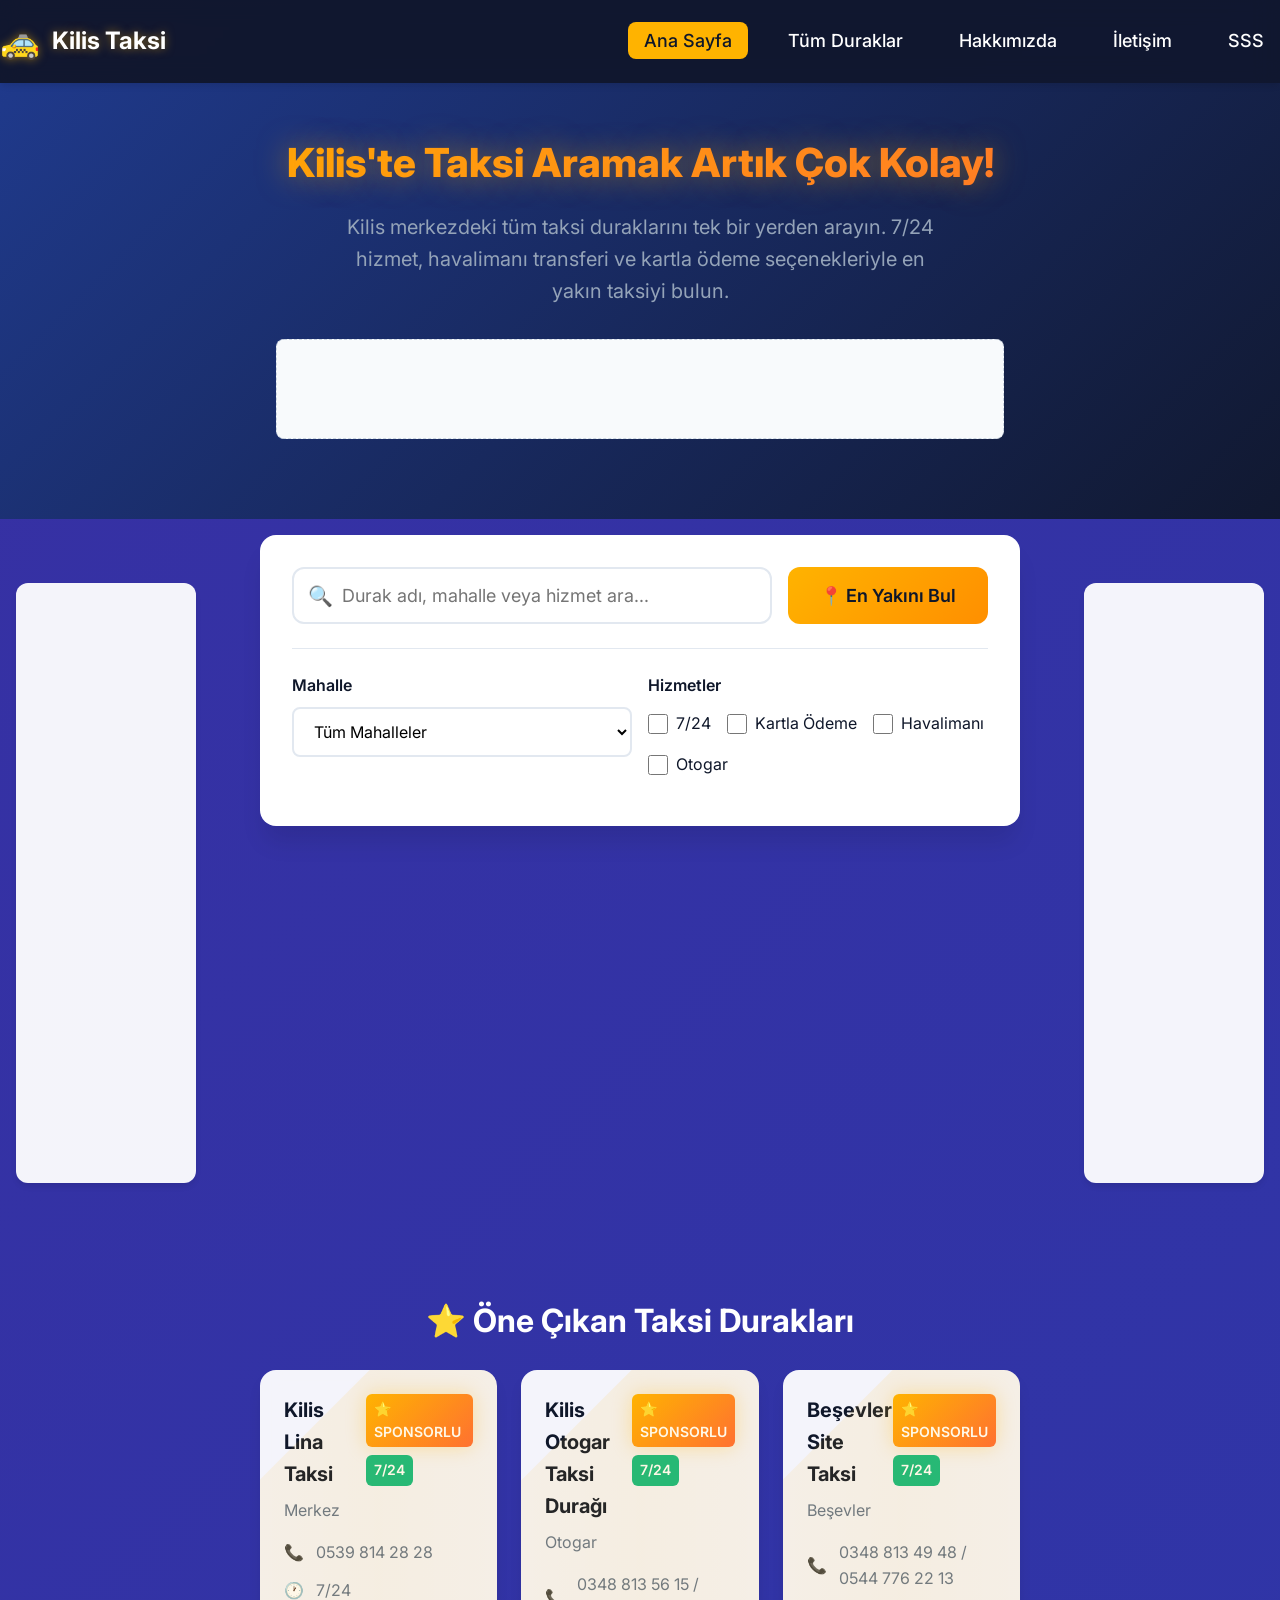
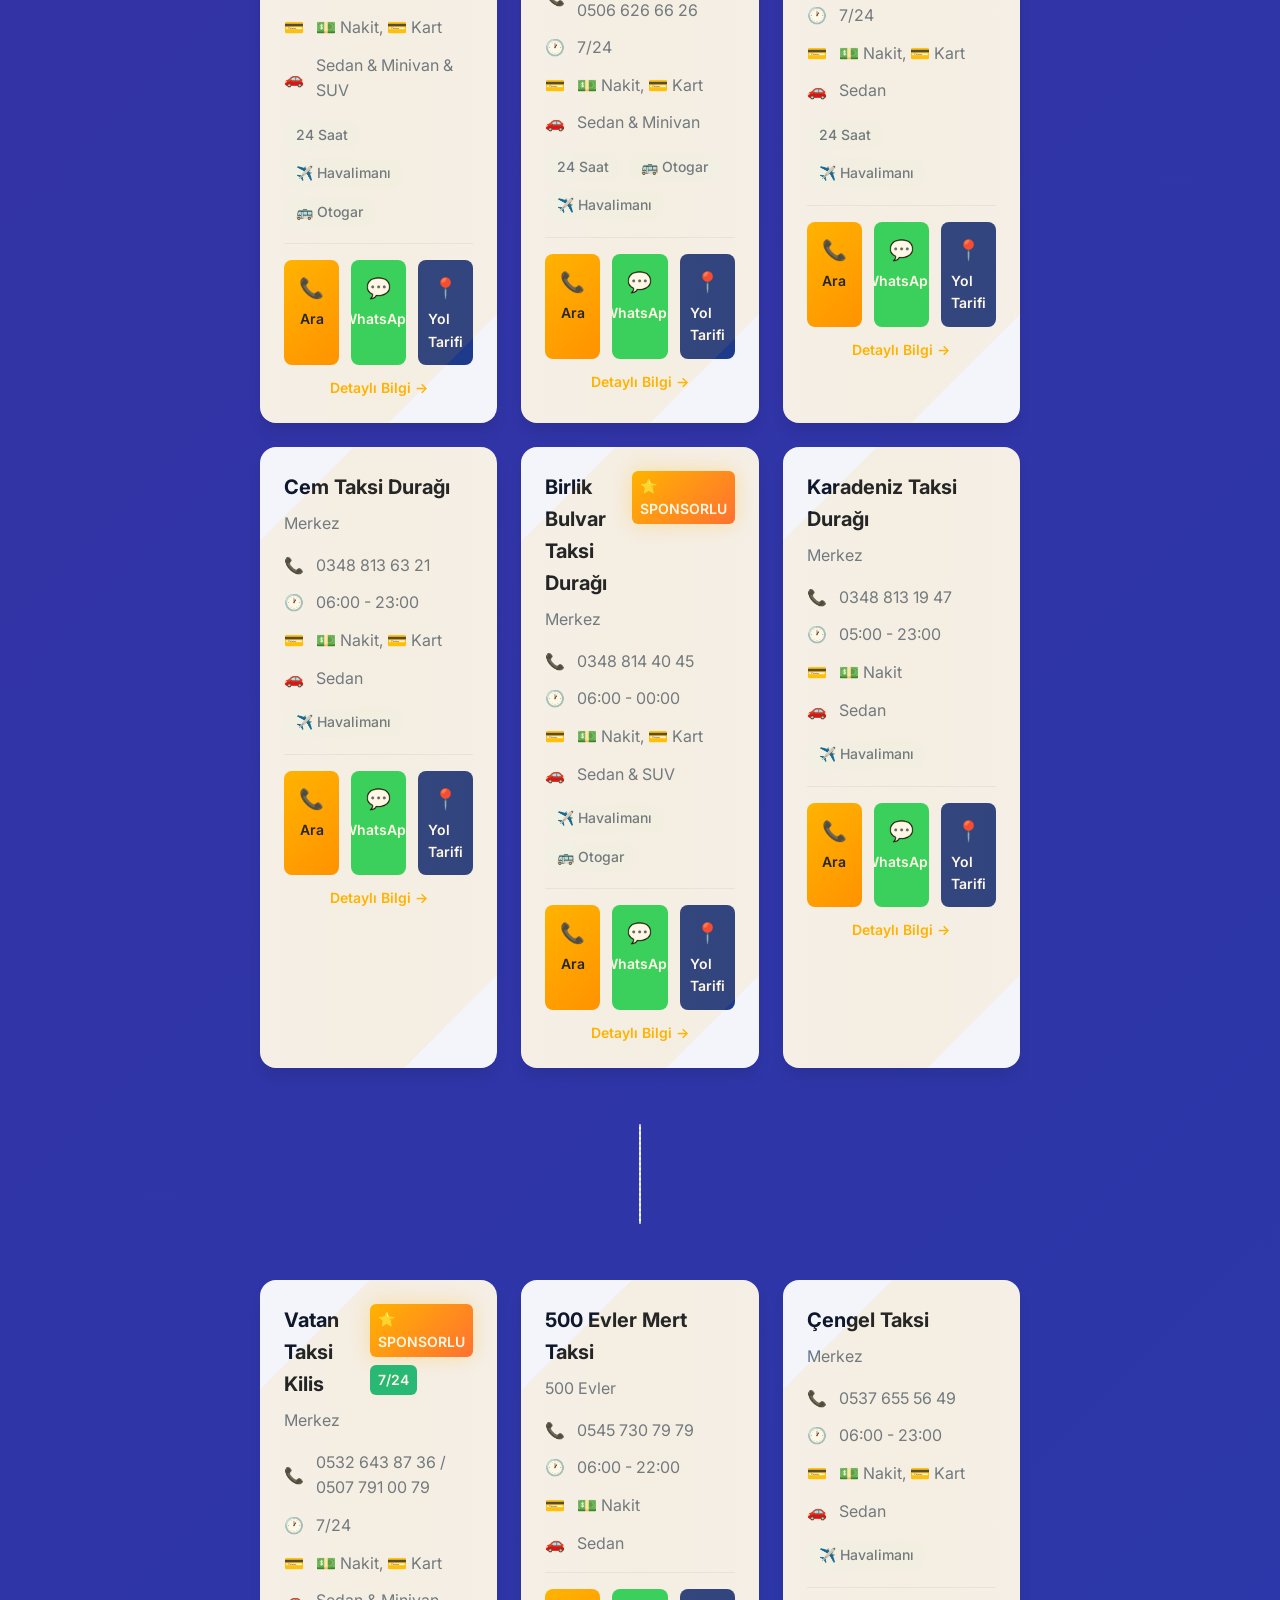
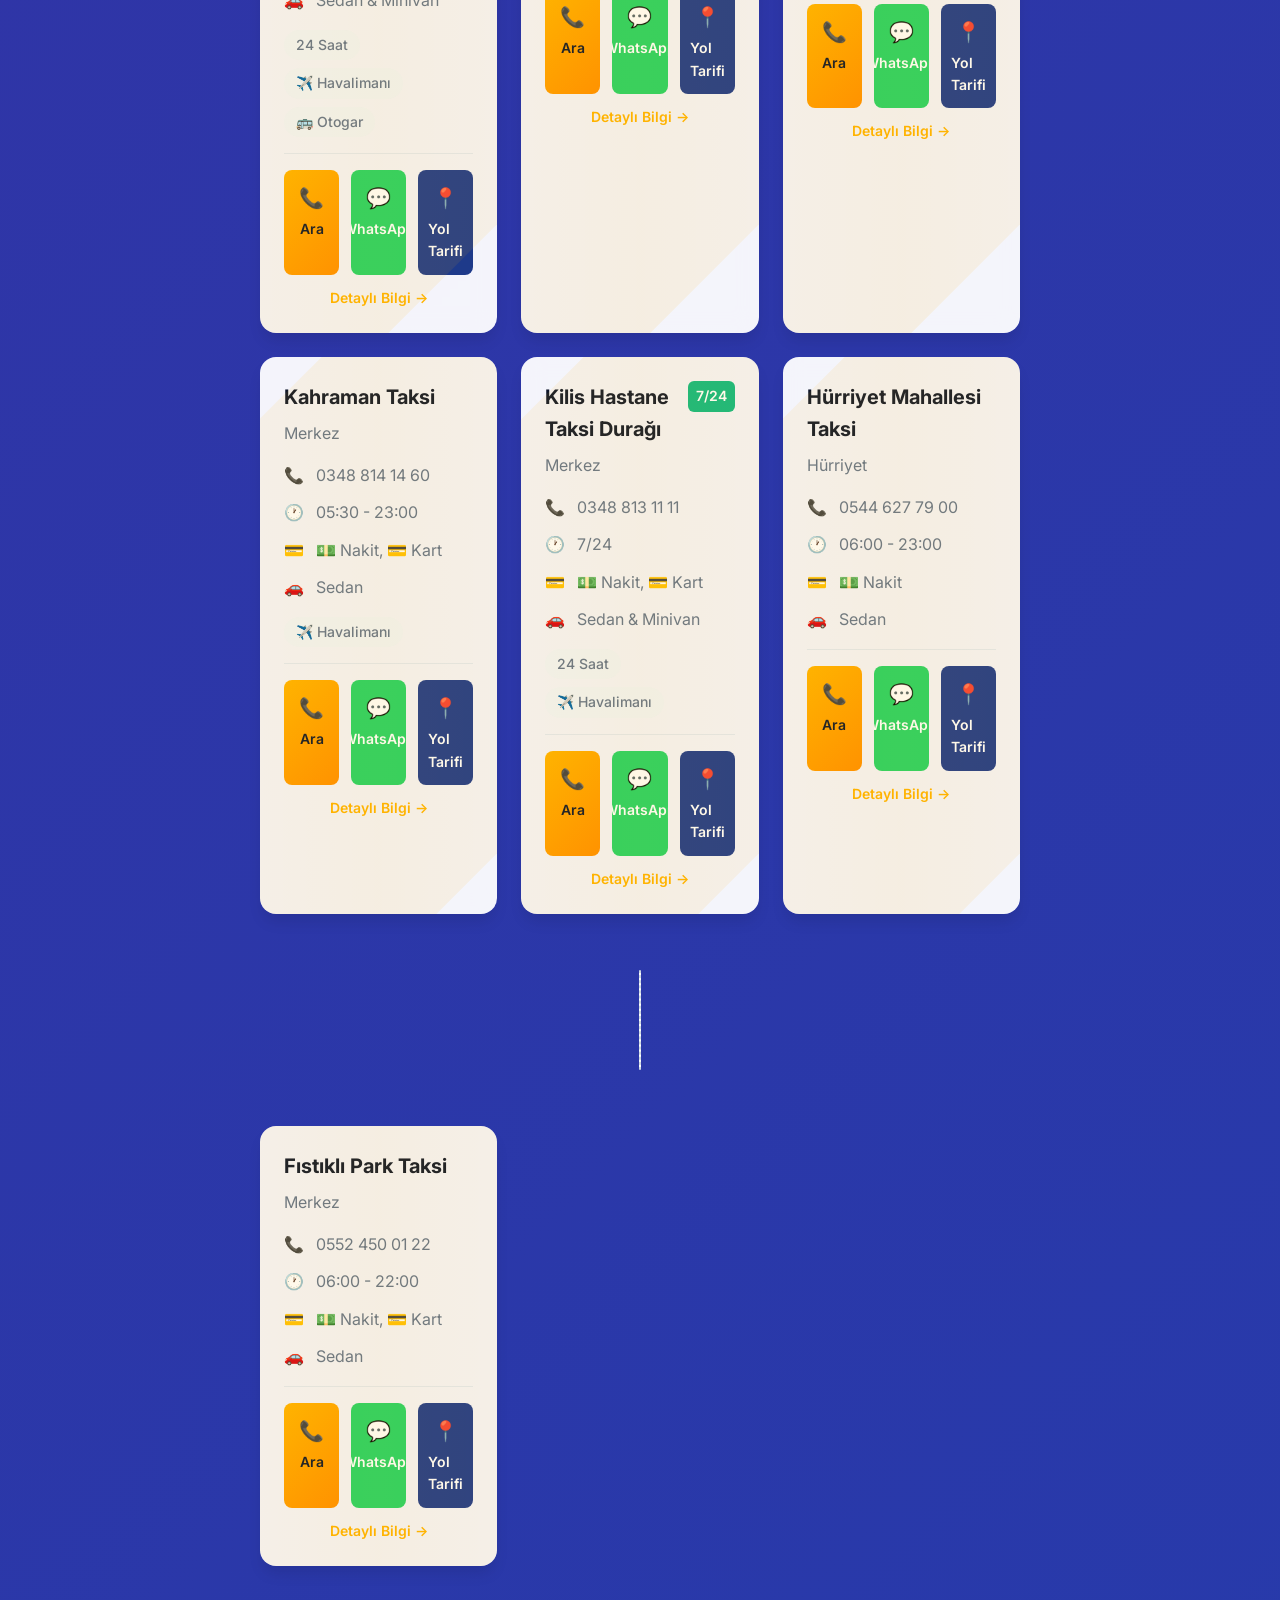
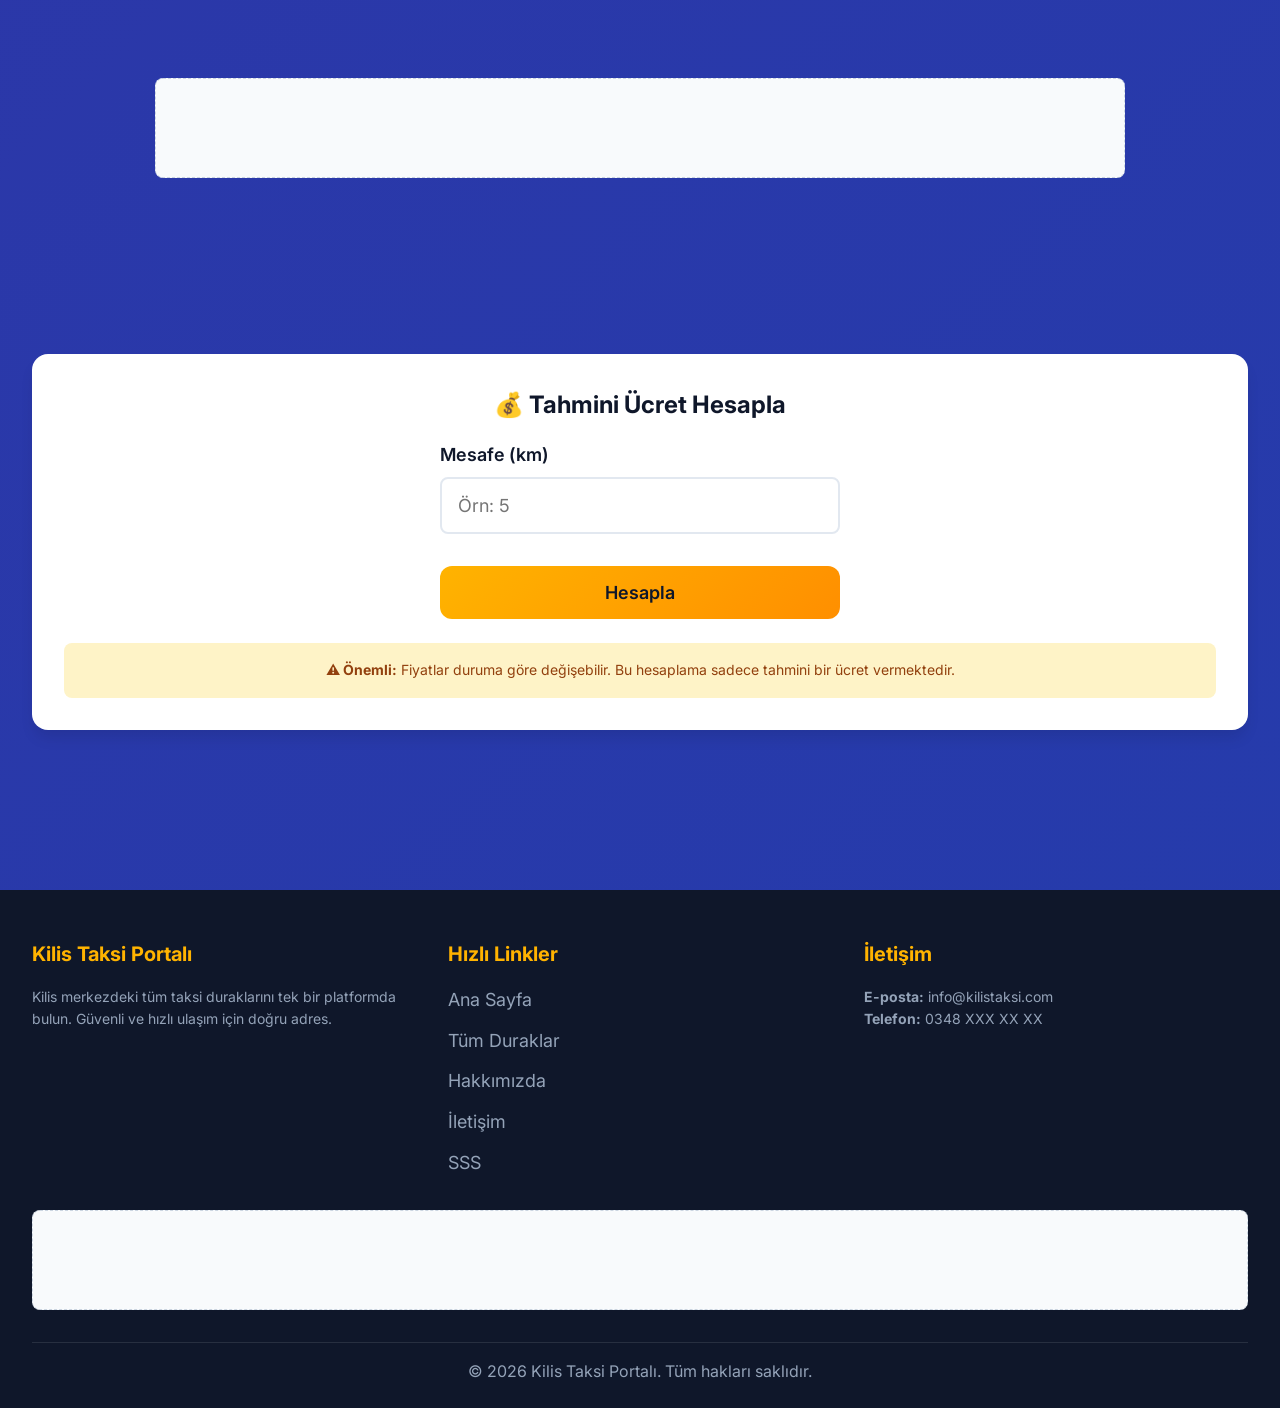
<file: index.html>
<!DOCTYPE html>
<html lang="tr">

<head>
  <!-- Google tag (gtag.js) -->
<script async src="https://www.googletagmanager.com/gtag/js?id=G-K5764LP2ME"></script>
<script>
  window.dataLayer = window.dataLayer || [];
  function gtag(){dataLayer.push(arguments);}
  gtag('js', new Date());

  gtag('config', 'G-K5764LP2ME');
</script>
  <!-- Google tag (gtag.js) -->
<script async src="https://www.googletagmanager.com/gtag/js?id=AW-17955920074"></script>
<script>
  window.dataLayer = window.dataLayer || [];
  function gtag(){dataLayer.push(arguments);}
  gtag('js', new Date());

  gtag('config', 'AW-17955920074');
</script>
  <meta charset="UTF-8">
  <meta name="viewport" content="width=device-width, initial-scale=1.0">
  <meta name="description"
    content="Kilis merkezdeki tüm taksi duraklarını arayın. 7/24 hizmet, havalimanı transferi ve kartla ödeme seçenekleri ile en yakın taksiyi hemen bulun.">
  <meta name="keywords"
    content="kilis taksi, kilis taksi durakları, taksi durağı, 7/24 taksi, havalimanı transferi, kilis ulaşım, taksi çağır">
  <meta name="author" content="Kilis Taksi Portalı">
  <link rel="canonical" href="https://taksikilis.com.tr/" />

  <!-- Open Graph Meta Tags -->
  <meta property="og:title" content="Kilis Taksi Durakları | 7/24 Taksi Hizmeti">
  <meta property="og:description" content="Kilis merkezdeki tüm taksi duraklarını arayın ve en yakın taksiyi bulun.">
  <meta property="og:type" content="website">
  <meta property="og:url" content="https://taksikilis.com.tr/">
  <meta property="og:image" content="https://taksikilis.com.tr/assets/img/og-image.jpg">
  <meta property="og:site_name" content="Kilis Taksi Portalı">

  <!-- Google AdSense -->
  <script async src="https://pagead2.googlesyndication.com/pagead/js/adsbygoogle.js?client=ca-pub-4211004489667670"
    crossorigin="anonymous"></script>

  <title>Kilis Taksi Durakları | 7/24 Taksi Hizmeti</title>
  <link rel="stylesheet" href="./assets/css/style.css">
  <link rel="stylesheet" href="./assets/css/sidebar-layout.css">

  <!-- Structured Data -->
  <script type="application/ld+json">
  [
    {
      "@context": "https://schema.org",
      "@type": "WebSite",
      "name": "Kilis Taksi Portalı",
      "description": "Kilis merkezdeki tüm taksi duraklarını bulabileceğiniz kapsamlı portal",
      "url": "https://taksikilis.com.tr",
      "potentialAction": {
        "@type": "SearchAction",
        "target": "https://taksikilis.com.tr/duraklar.html?search={search_term_string}",
        "query-input": "required name=search_term_string"
      }
    },
    {
      "@context": "https://schema.org",
      "@type": "Organization",
      "name": "Kilis Taksi Portalı",
      "url": "https://taksikilis.com.tr",
      "logo": "https://taksikilis.com.tr/assets/img/logo.png",
      "contactPoint": {
        "@type": "ContactPoint",
        "telephone": "+90-348-XXX-XX-XX",
        "contactType": "customer service"
      }
    },
    {
      "@context": "https://schema.org",
      "@type": "LocalBusiness",
      "name": "Kilis Taksi Portalı",
      "description": "Kilis'teki tüm taksi duraklarını listeleyen ve 7/24 taksi hizmetine kolay erişim sağlayan portal.",
      "url": "https://taksikilis.com.tr",
      "telephone": "+90-348-XXX-XX-XX",
      "address": {
        "@type": "PostalAddress",
        "addressLocality": "Kilis",
        "addressCountry": "TR"
      },
      "geo": {
        "@type": "GeoCoordinates",
        "latitude": "36.7167",
        "longitude": "37.1167"
      },
      "openingHoursSpecification": {
        "@type": "OpeningHoursSpecification",
        "dayOfWeek": [
          "Monday",
          "Tuesday",
          "Wednesday",
          "Thursday",
          "Friday",
          "Saturday",
          "Sunday"
        ],
        "opens": "00:00",
        "closes": "23:59"
      }
    }
  ]
  </script>
</head>

<body>
  <!-- Navigation -->
  <nav class="navbar">
    <div class="container navbar-container">
      <a href="index.html" class="navbar-logo">
        <span class="navbar-logo-icon">🚕</span>
        <span>Kilis Taksi</span>
      </a>

      <ul class="navbar-menu">
        <li><a href="index.html" class="active">Ana Sayfa</a></li>
        <li><a href="duraklar.html">Tüm Duraklar</a></li>
        <li><a href="hakkimizda.html">Hakkımızda</a></li>
        <li><a href="iletisim.html">İletişim</a></li>
        <li><a href="sss.html">SSS</a></li>
      </ul>

      <button class="navbar-toggle" aria-label="Menüyü Aç">
        ☰
      </button>
    </div>

    <div id="mobile-menu" class="mobile-menu">
      <ul>
        <li><a href="index.html">Ana Sayfa</a></li>
        <li><a href="duraklar.html">Tüm Duraklar</a></li>
        <li><a href="hakkimizda.html">Hakkımızda</a></li>
        <li><a href="iletisim.html">İletişim</a></li>
        <li><a href="sss.html">SSS</a></li>
      </ul>
    </div>
  </nav>

  <!-- Hero Section -->
  <section class="hero">
    <div class="container">
      <h1 class="hero-title">Kilis'te Taksi Aramak Artık Çok Kolay!</h1>
      <p class="hero-subtitle">
        Kilis merkezdeki tüm taksi duraklarını tek bir yerden arayın.
        7/24 hizmet, havalimanı transferi ve kartla ödeme seçenekleriyle en yakın taksiyi bulun.
      </p>

      <!-- Top Ad Banner -->
      <div class="ad-container" style="max-width: 728px; height: 90px; margin: 2rem auto;">
        <ins class="adsbygoogle" style="display:inline-block;width:728px;height:90px"
          data-ad-client="ca-pub-4211004489667670" data-ad-slot="XXXXXXXXXX"></ins>
      </div>
    </div>
  </section>

  <!-- Search & Filter Section -->
  <section class="section">
    <div class="main-layout">
      <!-- Left Sidebar Ads -->
      <aside class="sidebar-left">
        <div class="sidebar-ad sticky-ad">
          <ins class="adsbygoogle" style="display:block" data-ad-client="ca-pub-4211004489667670"
            data-ad-slot="XXXXXXXXXX" data-ad-format="vertical"></ins>
          <script>
            (adsbygoogle = window.adsbygoogle || []).push({});
          </script>
        </div>
      </aside>

      <!-- Main Content -->
      <div class="main-content">
        <div class="container">
          <div class="search-section">
            <div class="search-box">
              <div class="search-input-wrapper">
                <span class="search-icon">🔍</span>
                <input type="text" id="search-input" class="search-input"
                  placeholder="Durak adı, mahalle veya hizmet ara..." autocomplete="off">
              </div>
              <button id="location-btn" class="search-btn">
                📍 En Yakını Bul
              </button>
            </div>

            <div class="filter-panel">
              <div class="filter-group">
                <label class="filter-label" for="mahalle-filter">Mahalle</label>
                <select id="mahalle-filter" class="filter-select">
                  <option value="">Tüm Mahalleler</option>
                  <!-- Options will be populated by JavaScript -->
                </select>
              </div>

              <div class="filter-group">
                <label class="filter-label">Hizmetler</label>
                <div class="filter-checkboxes">
                  <div class="filter-checkbox-wrapper">
                    <input type="checkbox" id="is24_7-filter" class="filter-checkbox">
                    <label for="is24_7-filter" class="filter-checkbox-label">7/24</label>
                  </div>
                  <div class="filter-checkbox-wrapper">
                    <input type="checkbox" id="acceptsCard-filter" class="filter-checkbox">
                    <label for="acceptsCard-filter" class="filter-checkbox-label">Kartla Ödeme</label>
                  </div>
                  <div class="filter-checkbox-wrapper">
                    <input type="checkbox" id="airport-filter" class="filter-checkbox">
                    <label for="airport-filter" class="filter-checkbox-label">Havalimanı</label>
                  </div>
                  <div class="filter-checkbox-wrapper">
                    <input type="checkbox" id="busStation-filter" class="filter-checkbox">
                    <label for="busStation-filter" class="filter-checkbox-label">Otogar</label>
                  </div>
                </div>
              </div>
            </div>

            <div id="active-filters" class="active-filters" style="display: none;"></div>

            <div style="margin-top: 1rem; text-align: center; color: var(--text-secondary); font-size: 0.875rem;">
              <span id="result-count"></span>
            </div>
          </div>
        </div>
      </div>

      <!-- Right Sidebar Ads -->
      <aside class="sidebar-right">
        <div class="sidebar-ad sticky-ad">
          <ins class="adsbygoogle" style="display:block" data-ad-client="ca-pub-4211004489667670"
            data-ad-slot="XXXXXXXXXX" data-ad-format="vertical"></ins>
          <script>
            (adsbygoogle = window.adsbygoogle || []).push({});
          </script>
        </div>
      </aside>
    </div>
  </section>

  <!-- Featured/Sponsored Taxis Section -->
  <section class="taxis-section">
    <div class="main-layout">
      <!-- Left Sidebar (empty spacer for alignment) -->
      <aside class="sidebar-left"></aside>

      <!-- Main Content -->
      <div class="main-content">
        <div class="container">
          <h2 class="section-title">⭐ Öne Çıkan Taksi Durakları</h2>
          <div id="taxis-container" class="taxis-grid">
            <!-- Taxi cards will be rendered here by JavaScript -->
          </div>
        </div>
      </div>

      <!-- Right Sidebar (empty spacer for alignment) -->
      <aside class="sidebar-right"></aside>
    </div>
  </section>

  <!-- Ad Section (Mid-page) -->
  <section class="section">
    <div class="container">
      <div class="ad-container" style="max-width: 970px; margin: 0 auto;">
        <ins class="adsbygoogle" style="display:block" data-ad-format="autorelaxed"
          data-ad-client="ca-pub-4211004489667670" data-ad-slot="XXXXXXXXXX"></ins>
      </div>
    </div>
  </section>

  <!-- Price Calculator Section -->
  <section class="section">
    <div class="container">
      <div class="calculator-section">
        <h2 class="calculator-title">💰 Tahmini Ücret Hesapla</h2>
        <div class="calculator-form">
          <div class="calculator-input-group">
            <label for="distance-input" class="calculator-label">Mesafe (km)</label>
            <input type="number" id="distance-input" class="calculator-input" placeholder="Örn: 5" min="0" step="0.1">
          </div>
          <button id="calculate-btn" class="search-btn" style="width: 100%; margin-top: 1rem;">
            Hesapla
          </button>
          <div id="calculator-result" style="display: none; margin-top: 1rem;"></div>
        </div>
        <div style="margin-top: 1.5rem; padding: 1rem; background: #FEF3C7; border-radius: 0.5rem; text-align: center;">
          <p style="font-size: 0.875rem; color: #92400E;">
            <strong>⚠️ Önemli:</strong> Fiyatlar duruma göre değişebilir.
            Bu hesaplama sadece tahmini bir ücret vermektedir.
          </p>
        </div>
      </div>
    </div>
  </section>

  <!-- Footer -->
  <footer class="footer">
    <div class="container">
      <div class="footer-content">
        <div>
          <h3 class="footer-section-title">Kilis Taksi Portalı</h3>
          <p style="color: var(--text-muted); font-size: 0.875rem;">
            Kilis merkezdeki tüm taksi duraklarını tek bir platformda bulun.
            Güvenli ve hızlı ulaşım için doğru adres.
          </p>
        </div>

        <div>
          <h3 class="footer-section-title">Hızlı Linkler</h3>
          <ul class="footer-links">
            <li><a href="index.html">Ana Sayfa</a></li>
            <li><a href="duraklar.html">Tüm Duraklar</a></li>
            <li><a href="hakkimizda.html">Hakkımızda</a></li>
            <li><a href="iletisim.html">İletişim</a></li>
            <li><a href="sss.html">SSS</a></li>
          </ul>
        </div>

        <div>
          <h3 class="footer-section-title">İletişim</h3>
          <p style="color: var(--text-muted); font-size: 0.875rem;">
            <strong>E-posta:</strong> info@kilistaksi.com<br>
            <strong>Telefon:</strong> 0348 XXX XX XX
          </p>
        </div>
      </div>

      <!-- Footer Ad -->
      <div class="ad-container" style="margin: 2rem 0;">
        <ins class="adsbygoogle" style="display:block" data-ad-client="ca-pub-4211004489667670"
          data-ad-slot="XXXXXXXXXX" data-ad-format="auto" data-full-width-responsive="true"></ins>
      </div>

      <div class="footer-bottom">
        <p>&copy; 2026 Kilis Taksi Portalı. Tüm hakları saklıdır.</p>
      </div>
    </div>
  </footer>

  <script src="./assets/js/app.js"></script>
  <script>
    // Initialize AdSense ads
    (adsbygoogle = window.adsbygoogle || []).push({});
  </script>
</body>

</html>
</file>
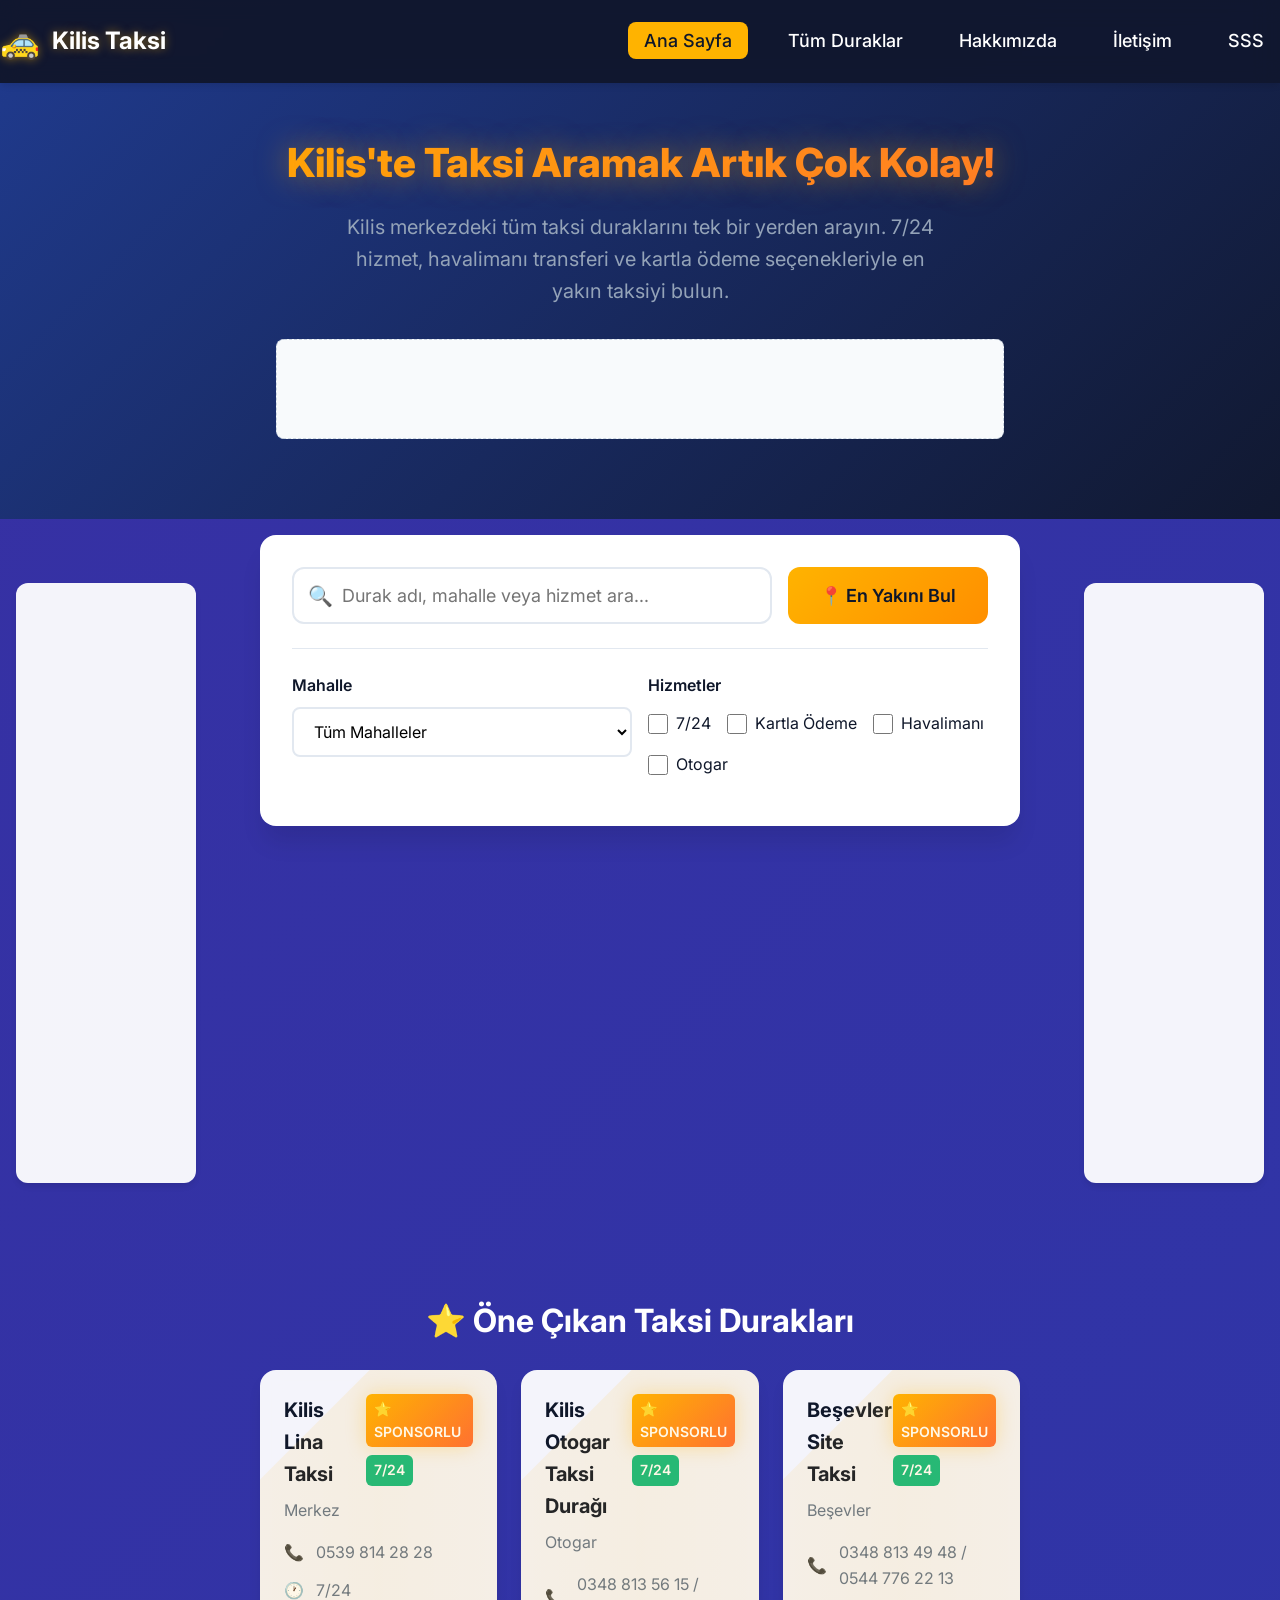
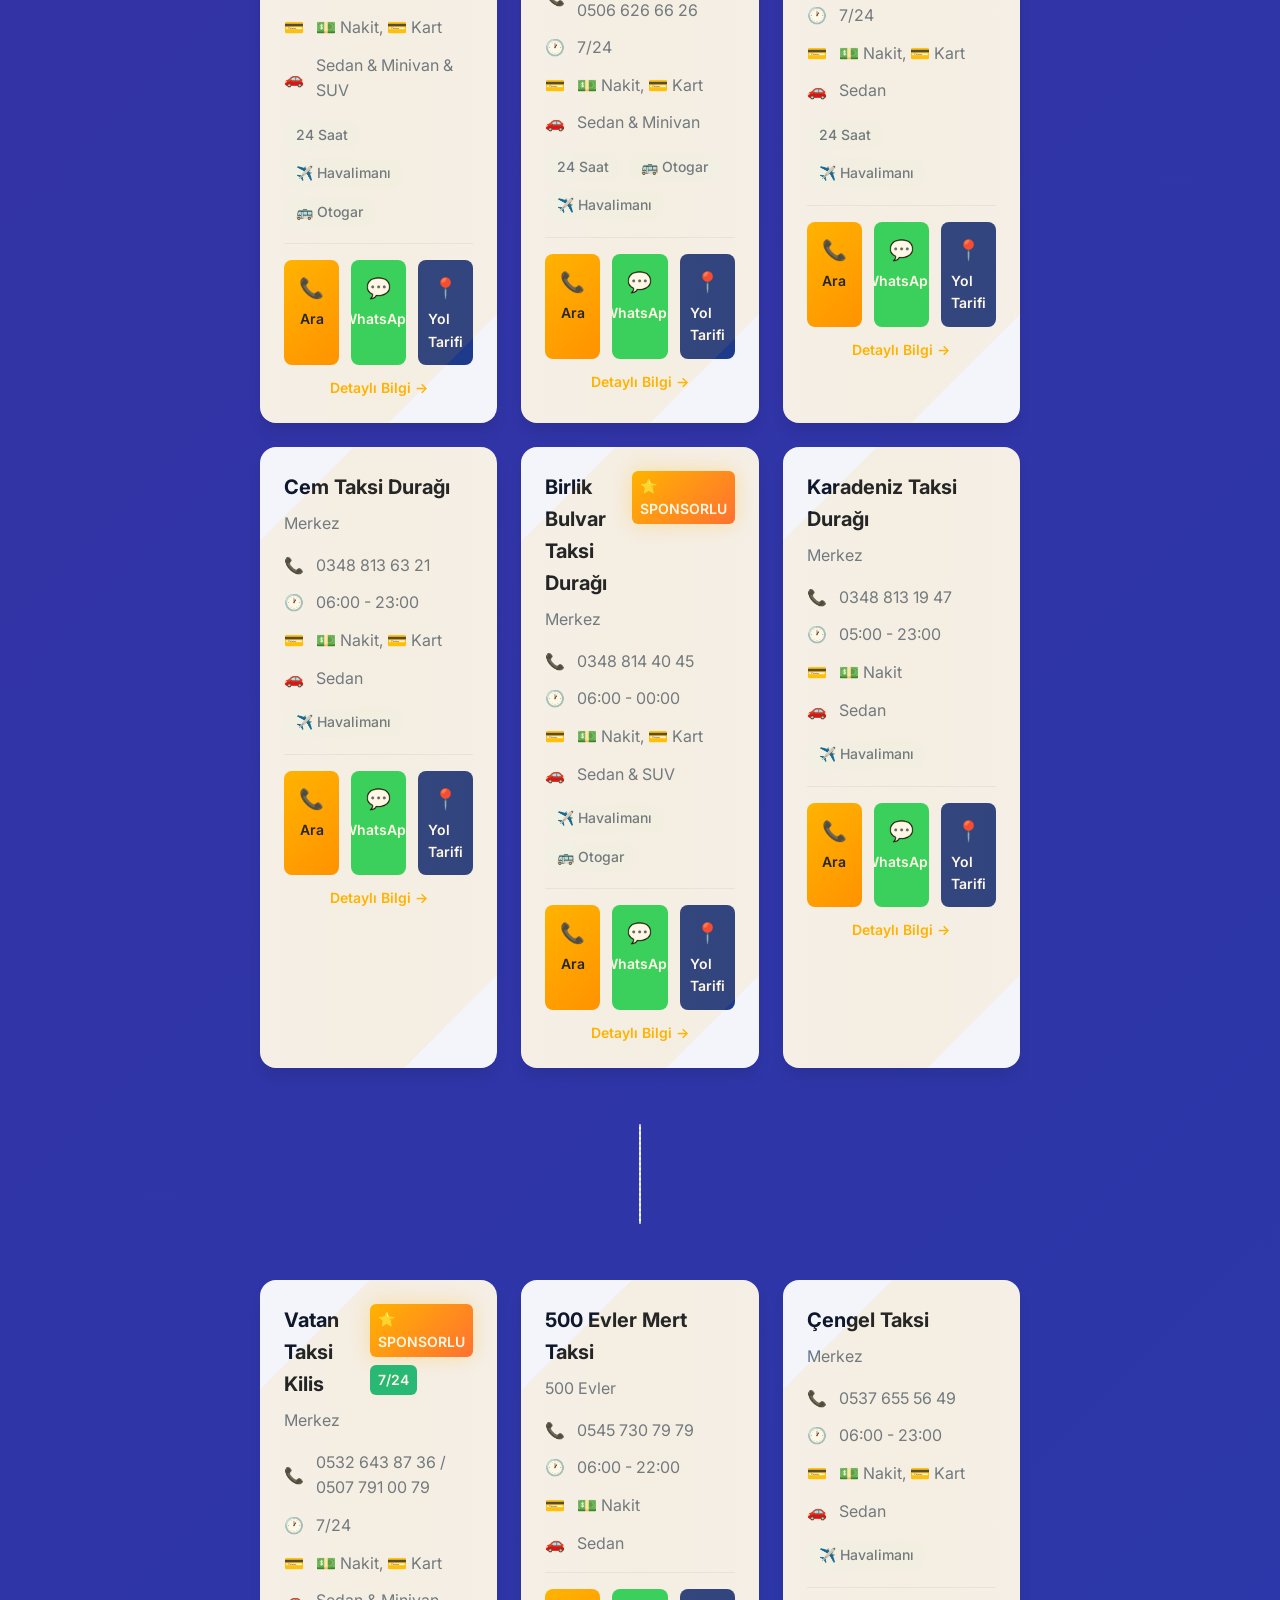
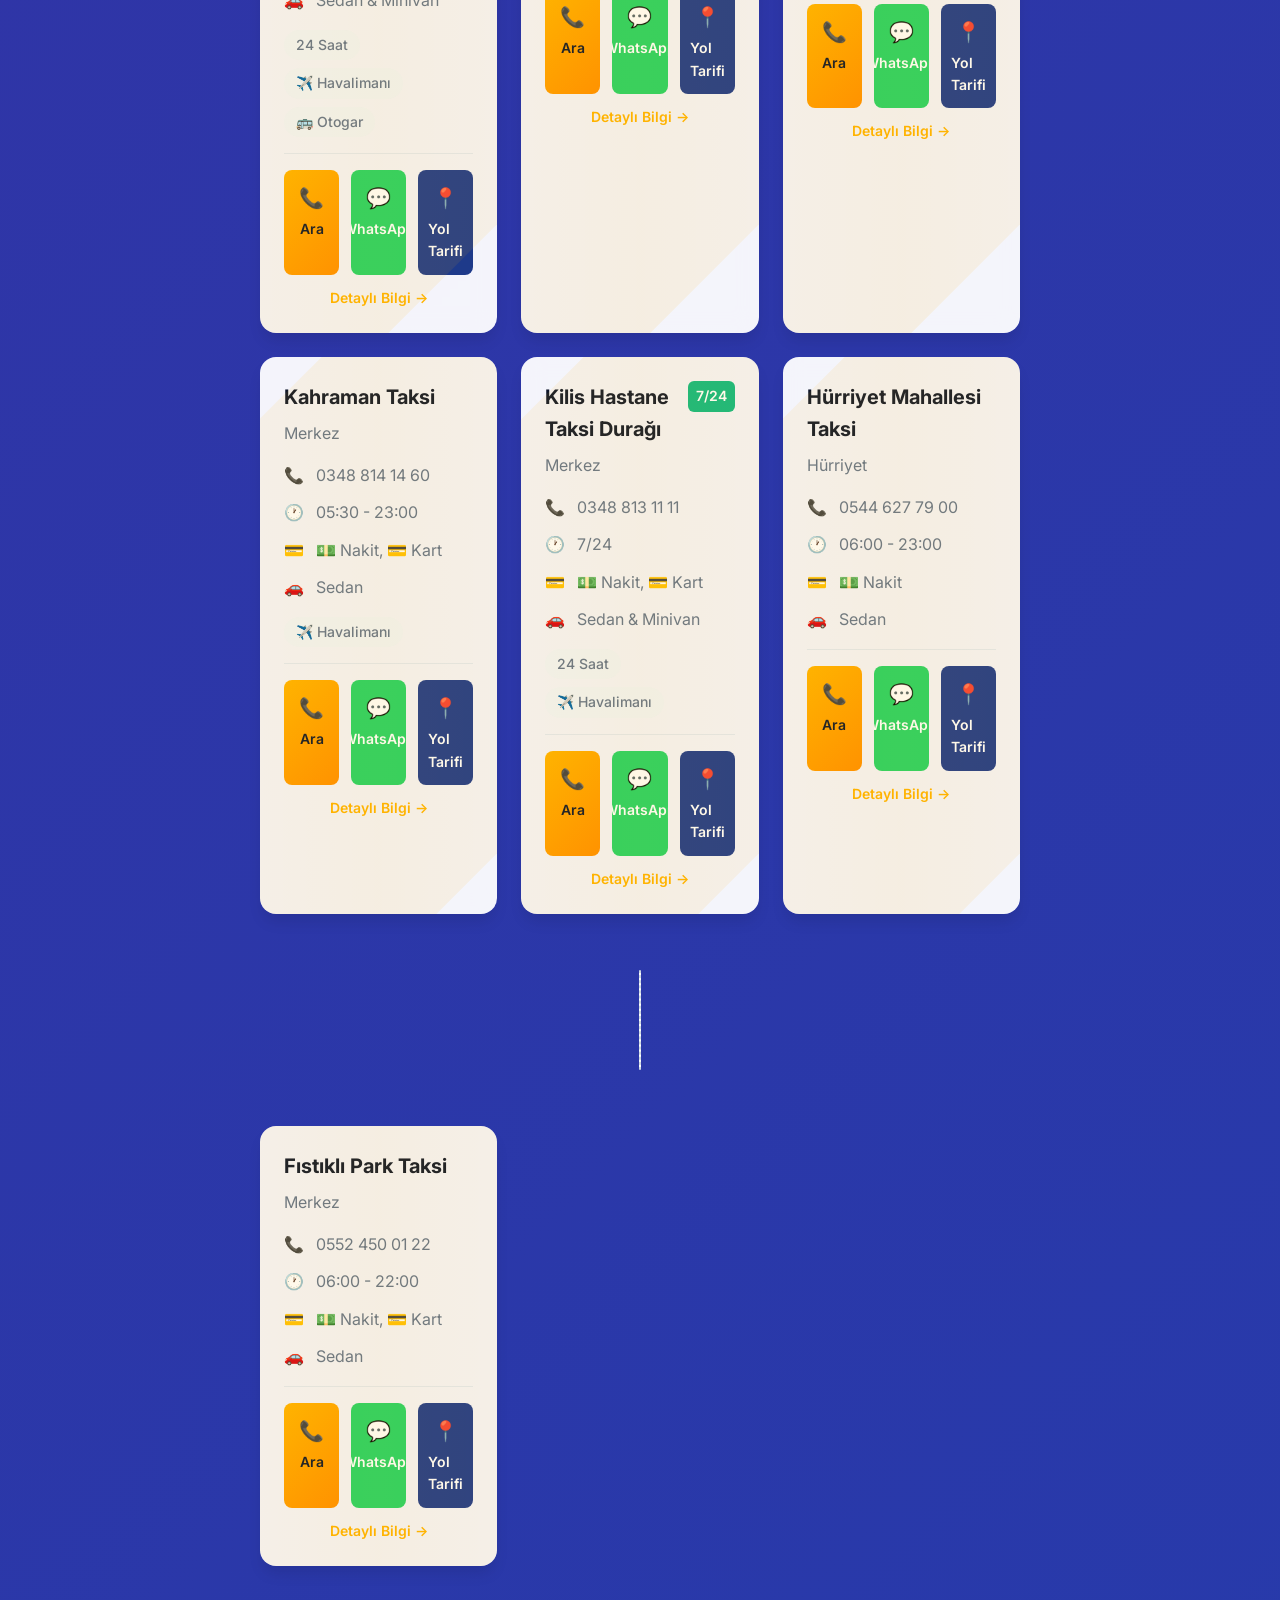
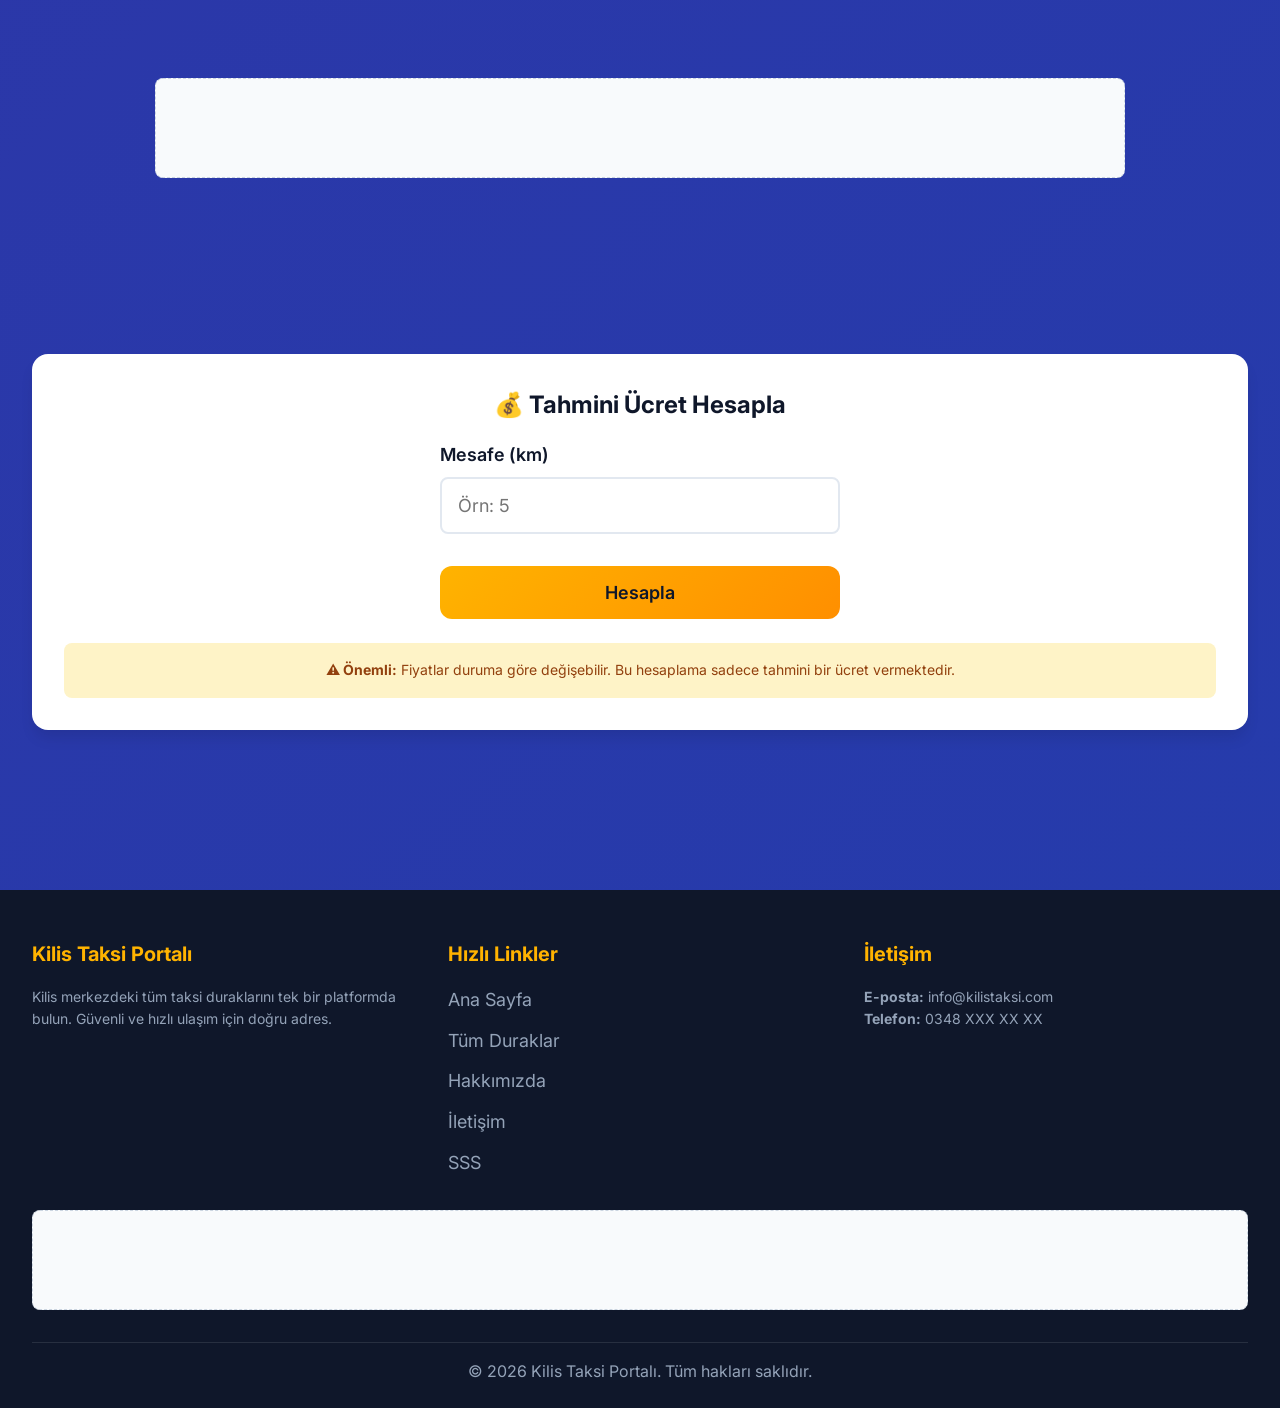
<file: durak-detay.html>
<!DOCTYPE html>
<html lang="tr">

<head>
    <!-- Google tag (gtag.js) -->
<script async src="https://www.googletagmanager.com/gtag/js?id=G-K5764LP2ME"></script>
<script>
  window.dataLayer = window.dataLayer || [];
  function gtag(){dataLayer.push(arguments);}
  gtag('js', new Date());

  gtag('config', 'G-K5764LP2ME');
</script>
    <meta charset="UTF-8">
    <meta name="viewport" content="width=device-width, initial-scale=1.0">
    <meta name="description"
        content="Detaylı taksi durağı bilgileri, konum, telefon, çalışma saatleri ve hizmetler. Kilis'teki en iyi taksi duraklarının tüm detayları.">
    <meta name="keywords" content="taksi durağı detayları, kilis durak telefon, taksi konumu kilis">
    <link rel="canonical" href="https://taksikilis.com.tr/durak-detay.html" />

    <!-- Open Graph Meta Tags -->
    <meta property="og:title" content="Durak Detayları - Kilis Taksi">
    <meta property="og:description" content="Taksi durağı hakkında detaylı bilgi, iletişim ve konum bilgileri.">
    <meta property="og:type" content="article">
    <meta property="og:url" content="https://taksikilis.com.tr/durak-detay.html">

    <!-- Google AdSense -->
    <script async src="https://pagead2.googlesyndication.com/pagead/js/adsbygoogle.js?client=ca-pub-4211004489667670"
        crossorigin="anonymous"></script>

    <title>Durak Detayları - Kilis Taksi</title>
    <link rel="stylesheet" href="./assets/css/style.css">
</head>

<body>
    <!-- Navigation -->
    <nav class="navbar">
        <div class="container navbar-container">
            <a href="index.html" class="navbar-logo">
                <span class="navbar-logo-icon">🚕</span>
                <span>Kilis Taksi</span>
            </a>

            <ul class="navbar-menu">
                <li><a href="index.html">Ana Sayfa</a></li>
                <li><a href="duraklar.html">Tüm Duraklar</a></li>
                <li><a href="hakkimizda.html">Hakkımızda</a></li>
                <li><a href="iletisim.html">İletişim</a></li>
                <li><a href="sss.html">SSS</a></li>
            </ul>

            <button class="navbar-toggle" aria-label="Menüyü Aç">
                ☰
            </button>
        </div>

        <div id="mobile-menu" class="mobile-menu">
            <ul>
                <li><a href="index.html">Ana Sayfa</a></li>
                <li><a href="duraklar.html">Tüm Duraklar</a></li>
                <li><a href="hakkimizda.html">Hakkımızda</a></li>
                <li><a href="iletisim.html">İletişim</a></li>
                <li><a href="sss.html">SSS</a></li>
            </ul>
        </div>
    </nav>

    <!-- Detail Section -->
    <section class="section" style="padding-top: 2rem;">
        <div class="container">
            <a href="javascript:history.back()"
                style="display: inline-flex; align-items: center; gap: 0.5rem; color: white; margin-bottom: 1.5rem; font-weight: 600;">
                ← Geri Dön
            </a>

            <div id="taxi-detail-container">
                <!-- Detail content will be loaded by JavaScript -->
                <div class="loading">
                    <div class="spinner"></div>
                </div>
            </div>

            <!-- Ad Section -->
            <div class="ad-container" style="margin-top: 2rem;">
                <ins class="adsbygoogle" style="display:block" data-ad-format="autorelaxed"
                    data-ad-client="ca-pub-4211004489667670" data-ad-slot="XXXXXXXXXX"></ins>
            </div>

            <!-- Price Calculator -->
            <div class="calculator-section" style="margin-top: 2rem;">
                <h2 class="calculator-title">💰 Tahmini Ücret Hesapla</h2>
                <div class="calculator-form">
                    <div class="calculator-input-group">
                        <label for="distance-input" class="calculator-label">Mesafe (km)</label>
                        <input type="number" id="distance-input" class="calculator-input" placeholder="Örn: 5" min="0"
                            step="0.1">
                    </div>
                    <button id="calculate-btn" class="search-btn" style="width: 100%; margin-top: 1rem;">
                        Hesapla
                    </button>
                    <div id="calculator-result" style="display: none; margin-top: 1rem;"></div>
                </div>
                <div
                    style="margin-top: 1.5rem; padding: 1rem; background: #FEF3C7; border-radius: 0.5rem; text-align: center;">
                    <p style="font-size: 0.875rem; color: #92400E;">
                        <strong>⚠️ Önemli:</strong> Fiyatlar duruma göre değişebilir.
                    </p>
                </div>
            </div>
        </div>
    </section>

    <!-- Footer -->
    <footer class="footer">
        <div class="container">
            <div class="footer-content">
                <div>
                    <h3 class="footer-section-title">Kilis Taksi Portalı</h3>
                    <p style="color: var(--text-muted); font-size: 0.875rem;">
                        Kilis merkezdeki tüm taksi duraklarını tek bir platformda bulun.
                    </p>
                </div>

                <div>
                    <h3 class="footer-section-title">Hızlı Linkler</h3>
                    <ul class="footer-links">
                        <li><a href="index.html">Ana Sayfa</a></li>
                        <li><a href="duraklar.html">Tüm Duraklar</a></li>
                        <li><a href="hakkimizda.html">Hakkımızda</a></li>
                        <li><a href="iletisim.html">İletişim</a></li>
                        <li><a href="sss.html">SSS</a></li>
                    </ul>
                </div>

                <div>
                    <h3 class="footer-section-title">İletişim</h3>
                    <p style="color: var(--text-muted); font-size: 0.875rem;">
                        <strong>E-posta:</strong> info@kilistaksi.com<br>
                        <strong>Telefon:</strong> 0348 XXX XX XX
                    </p>
                </div>
            </div>

            <div class="footer-bottom">
                <p>&copy; 2026 Kilis Taksi Portalı. Tüm hakları saklıdır.</p>
            </div>
        </div>
    </footer>

    <script src="./assets/js/app.js"></script>
    <script>
        (adsbygoogle = window.adsbygoogle || []).push({});
    </script>
</body>

</html>
</file>
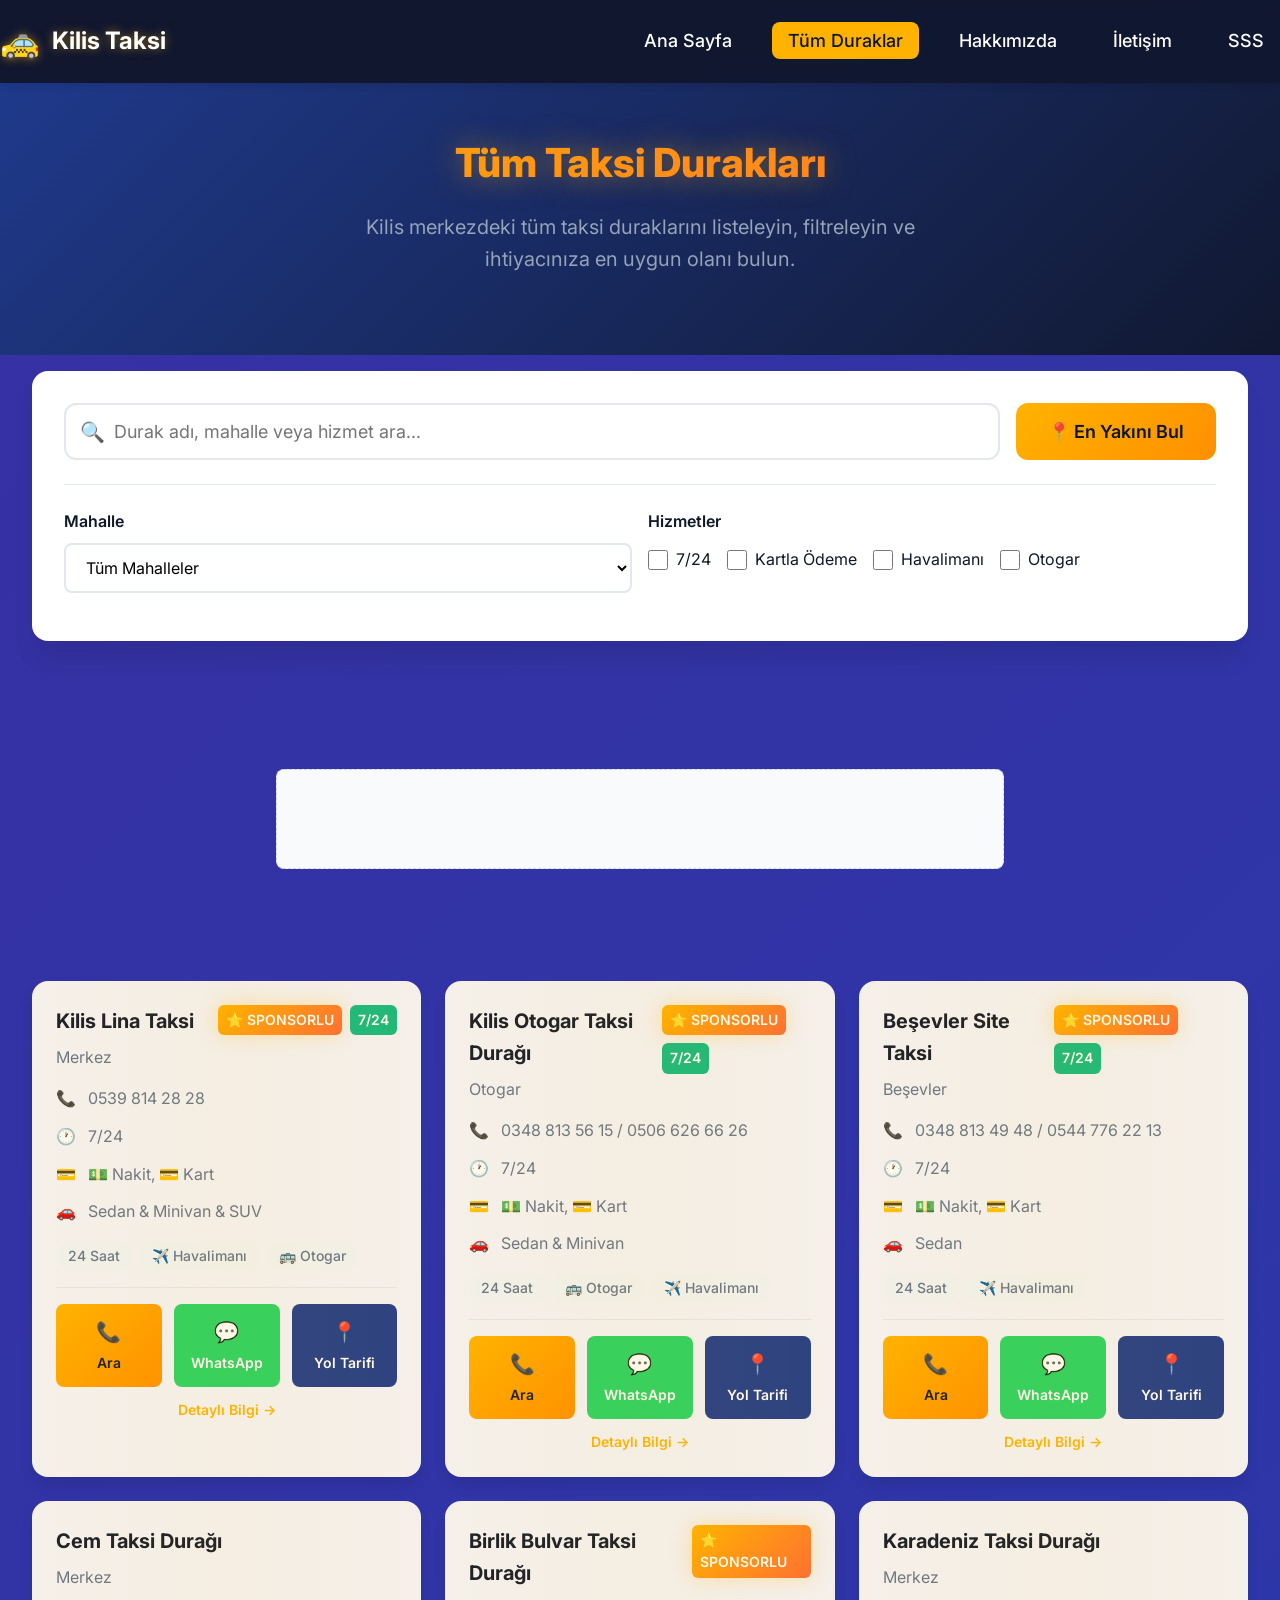
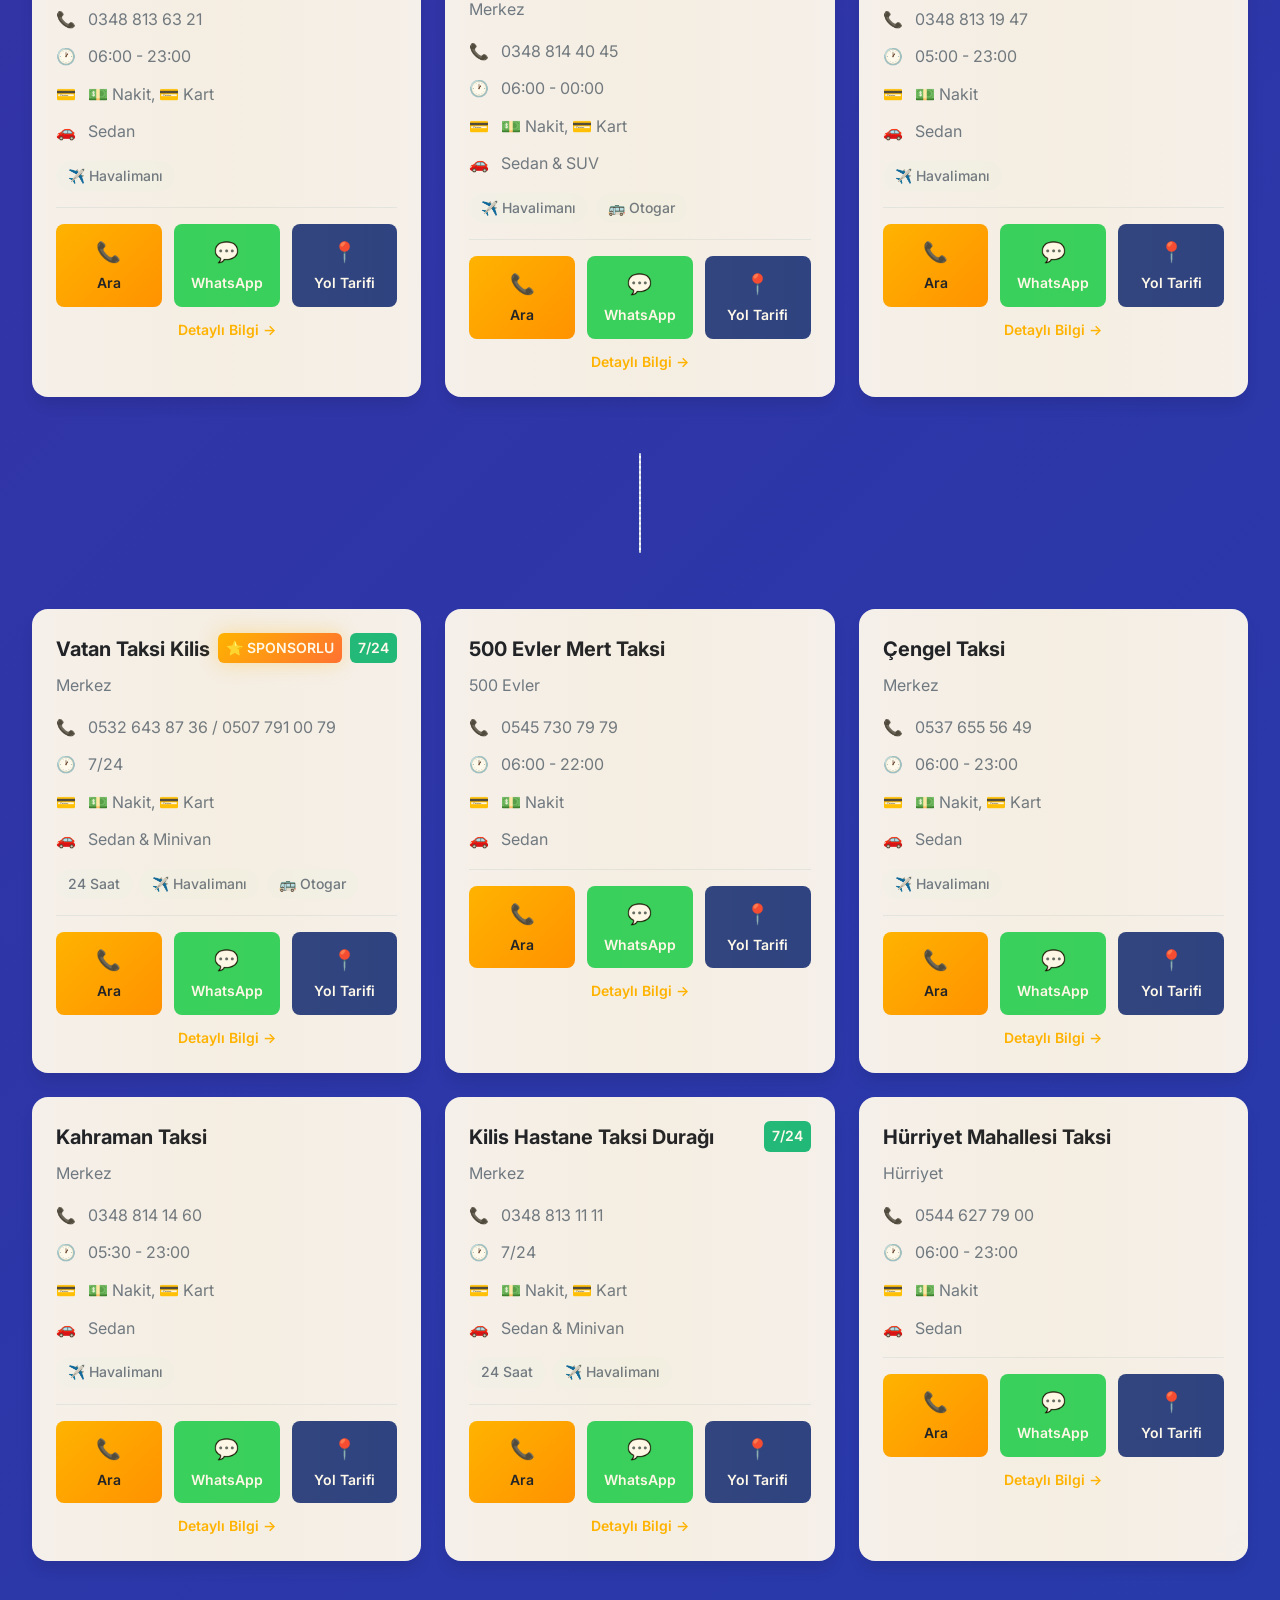
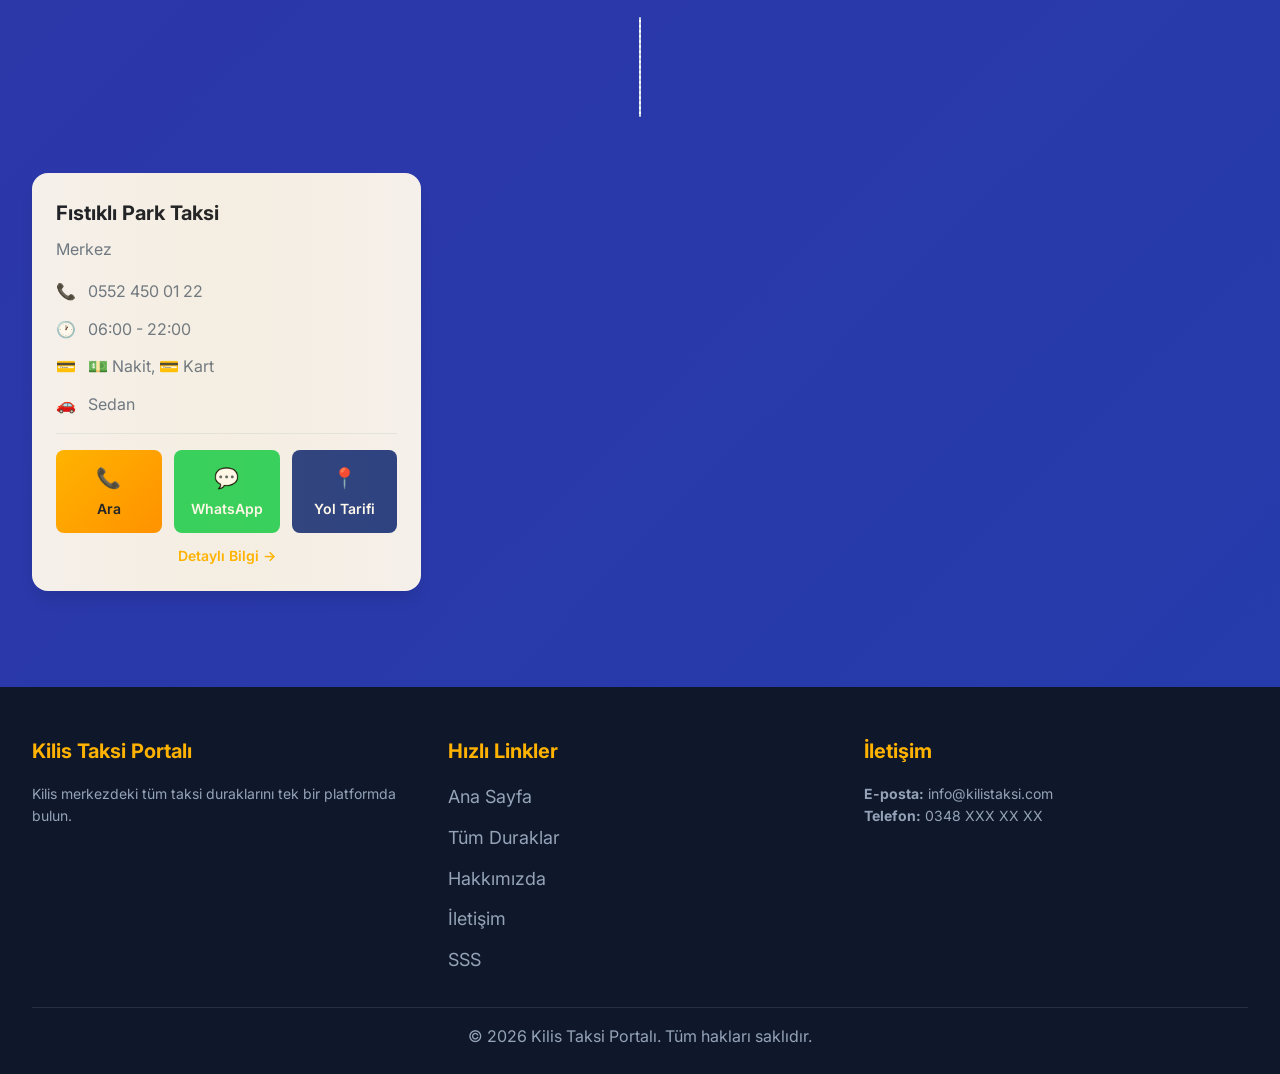
<file: duraklar.html>
<!DOCTYPE html>
<html lang="tr">

<head>
    <!-- Google tag (gtag.js) -->
<script async src="https://www.googletagmanager.com/gtag/js?id=G-K5764LP2ME"></script>
<script>
  window.dataLayer = window.dataLayer || [];
  function gtag(){dataLayer.push(arguments);}
  gtag('js', new Date());

  gtag('config', 'G-K5764LP2ME');
</script>
    <meta charset="UTF-8">
    <meta name="viewport" content="width=device-width, initial-scale=1.0">
    <meta name="description"
        content="Kilis merkezdeki tüm taksi duraklarının listesi. Mahalle, hizmet ve ödeme yöntemlerine göre filtreleyin ve en uygun taksiyi bulun.">
    <meta name="keywords" content="kilis taksi durakları listesi, kilis taksiler, taksi ara, kilis en yakın taksi">
    <link rel="canonical" href="https://taksikilis.com.tr/duraklar.html" />

    <!-- Open Graph Meta Tags -->
    <meta property="og:title" content="Tüm Taksi Durakları - Kilis Taksi">
    <meta property="og:description" content="Kilis merkezdeki tüm taksi duraklarının listesini görün ve filtreleyin.">
    <meta property="og:type" content="website">
    <meta property="og:url" content="https://taksikilis.com.tr/duraklar.html">

    <!-- Google AdSense -->
    <script async src="https://pagead2.googlesyndication.com/pagead/js/adsbygoogle.js?client=ca-pub-4211004489667670"
        crossorigin="anonymous"></script>

    <title>Tüm Taksi Durakları - Kilis Taksi</title>
    <link rel="stylesheet" href="./assets/css/style.css">
</head>

<body>
    <!-- Navigation -->
    <nav class="navbar">
        <div class="container navbar-container">
            <a href="index.html" class="navbar-logo">
                <span class="navbar-logo-icon">🚕</span>
                <span>Kilis Taksi</span>
            </a>

            <ul class="navbar-menu">
                <li><a href="index.html">Ana Sayfa</a></li>
                <li><a href="duraklar.html" class="active">Tüm Duraklar</a></li>
                <li><a href="hakkimizda.html">Hakkımızda</a></li>
                <li><a href="iletisim.html">İletişim</a></li>
                <li><a href="sss.html">SSS</a></li>
            </ul>

            <button class="navbar-toggle" aria-label="Menüyü Aç">
                ☰
            </button>
        </div>

        <div id="mobile-menu" class="mobile-menu">
            <ul>
                <li><a href="index.html">Ana Sayfa</a></li>
                <li><a href="duraklar.html">Tüm Duraklar</a></li>
                <li><a href="hakkimizda.html">Hakkımızda</a></li>
                <li><a href="iletisim.html">İletişim</a></li>
                <li><a href="sss.html">SSS</a></li>
            </ul>
        </div>
    </nav>

    <!-- Page Header -->
    <section class="hero">
        <div class="container">
            <h1 class="hero-title">Tüm Taksi Durakları</h1>
            <p class="hero-subtitle">
                Kilis merkezdeki tüm taksi duraklarını listeleyin, filtreleyin ve ihtiyacınıza en uygun olanı bulun.
            </p>
        </div>
    </section>

    <!-- Search & Filter Section -->
    <section class="section">
        <div class="container">
            <div class="search-section">
                <div class="search-box">
                    <div class="search-input-wrapper">
                        <span class="search-icon">🔍</span>
                        <input type="text" id="search-input" class="search-input"
                            placeholder="Durak adı, mahalle veya hizmet ara..." autocomplete="off">
                    </div>
                    <button id="location-btn" class="search-btn">
                        📍 En Yakını Bul
                    </button>
                </div>

                <div class="filter-panel">
                    <div class="filter-group">
                        <label class="filter-label" for="mahalle-filter">Mahalle</label>
                        <select id="mahalle-filter" class="filter-select">
                            <option value="">Tüm Mahalleler</option>
                        </select>
                    </div>

                    <div class="filter-group">
                        <label class="filter-label">Hizmetler</label>
                        <div class="filter-checkboxes">
                            <div class="filter-checkbox-wrapper">
                                <input type="checkbox" id="is24_7-filter" class="filter-checkbox">
                                <label for="is24_7-filter" class="filter-checkbox-label">7/24</label>
                            </div>
                            <div class="filter-checkbox-wrapper">
                                <input type="checkbox" id="acceptsCard-filter" class="filter-checkbox">
                                <label for="acceptsCard-filter" class="filter-checkbox-label">Kartla Ödeme</label>
                            </div>
                            <div class="filter-checkbox-wrapper">
                                <input type="checkbox" id="airport-filter" class="filter-checkbox">
                                <label for="airport-filter" class="filter-checkbox-label">Havalimanı</label>
                            </div>
                            <div class="filter-checkbox-wrapper">
                                <input type="checkbox" id="busStation-filter" class="filter-checkbox">
                                <label for="busStation-filter" class="filter-checkbox-label">Otogar</label>
                            </div>
                        </div>
                    </div>
                </div>

                <div id="active-filters" class="active-filters" style="display: none;"></div>

                <div style="margin-top: 1rem; text-align: center; color: var(--text-secondary); font-size: 0.875rem;">
                    <span id="result-count"></span>
                </div>
            </div>
        </div>
    </section>

    <!-- Ad Section -->
    <section class="section">
        <div class="container">
            <div class="ad-container" style="max-width: 728px; margin: 0 auto;">
                <ins class="adsbygoogle" style="display:inline-block;width:728px;height:90px"
                    data-ad-client="ca-pub-4211004489667670" data-ad-slot="XXXXXXXXXX"></ins>
            </div>
        </div>
    </section>

    <!-- All Taxis Grid -->
    <section class="taxis-section">
        <div class="container">
            <div id="taxis-container" class="taxis-grid">
                <!-- Taxi cards will be rendered here -->
            </div>
        </div>
    </section>

    <!-- Footer -->
    <footer class="footer">
        <div class="container">
            <div class="footer-content">
                <div>
                    <h3 class="footer-section-title">Kilis Taksi Portalı</h3>
                    <p style="color: var(--text-muted); font-size: 0.875rem;">
                        Kilis merkezdeki tüm taksi duraklarını tek bir platformda bulun.
                    </p>
                </div>

                <div>
                    <h3 class="footer-section-title">Hızlı Linkler</h3>
                    <ul class="footer-links">
                        <li><a href="index.html">Ana Sayfa</a></li>
                        <li><a href="duraklar.html">Tüm Duraklar</a></li>
                        <li><a href="hakkimizda.html">Hakkımızda</a></li>
                        <li><a href="iletisim.html">İletişim</a></li>
                        <li><a href="sss.html">SSS</a></li>
                    </ul>
                </div>

                <div>
                    <h3 class="footer-section-title">İletişim</h3>
                    <p style="color: var(--text-muted); font-size: 0.875rem;">
                        <strong>E-posta:</strong> info@kilistaksi.com<br>
                        <strong>Telefon:</strong> 0348 XXX XX XX
                    </p>
                </div>
            </div>

            <div class="footer-bottom">
                <p>&copy; 2026 Kilis Taksi Portalı. Tüm hakları saklıdır.</p>
            </div>
        </div>
    </footer>

    <script src="./assets/js/app.js"></script>
    <script>
        (adsbygoogle = window.adsbygoogle || []).push({});
    </script>
</body>

</html>
</file>
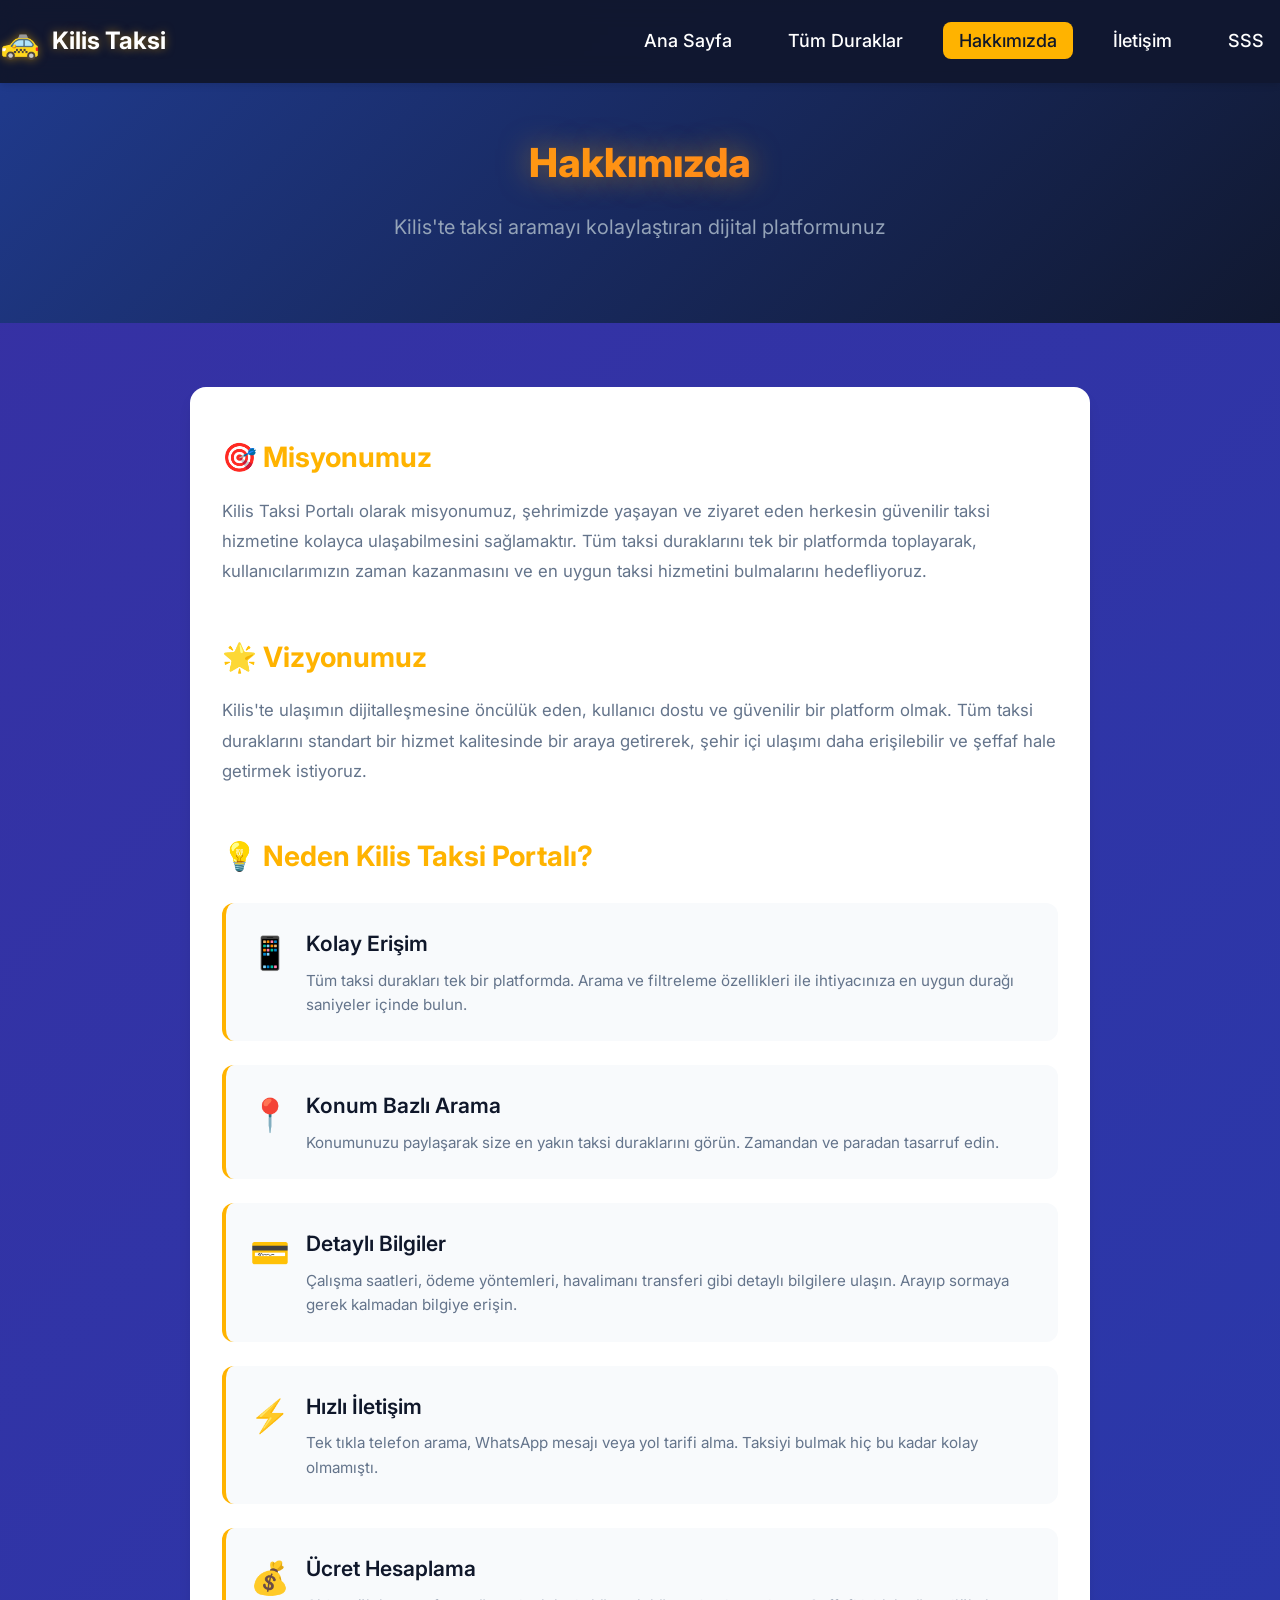
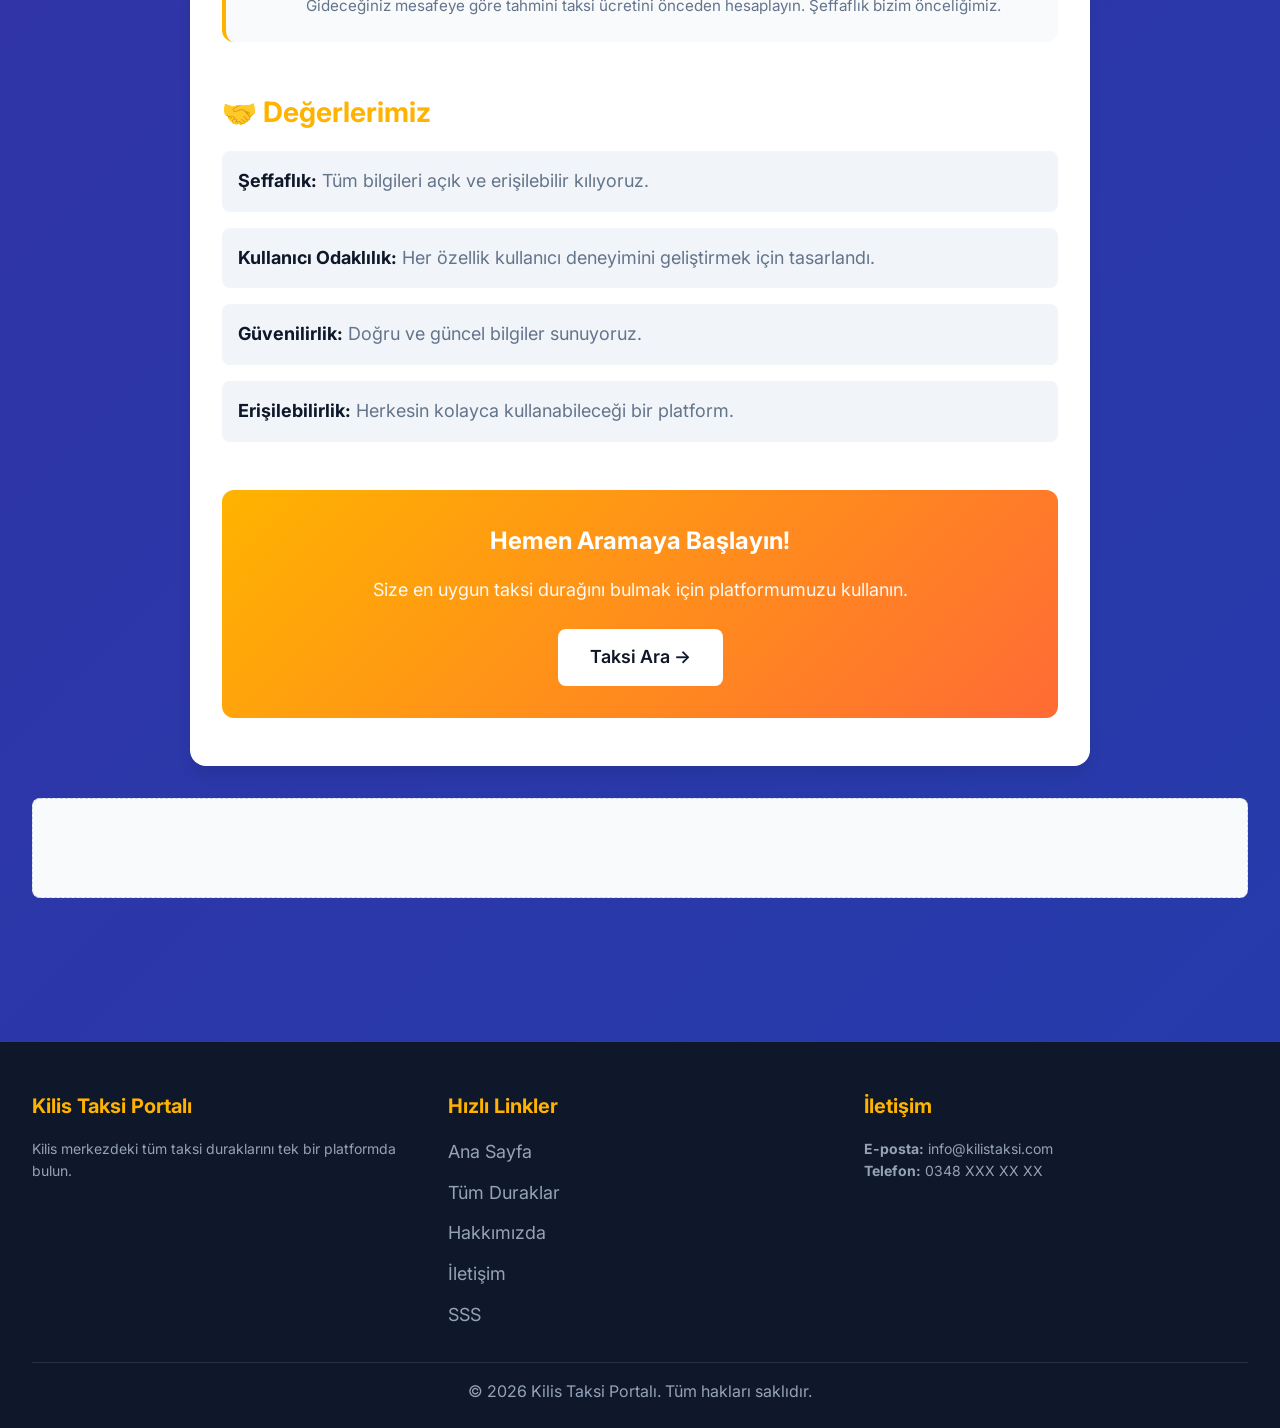
<file: hakkimizda.html>
<!DOCTYPE html>
<html lang="tr">

<head>
    <!-- Google tag (gtag.js) -->
<script async src="https://www.googletagmanager.com/gtag/js?id=G-K5764LP2ME"></script>
<script>
  window.dataLayer = window.dataLayer || [];
  function gtag(){dataLayer.push(arguments);}
  gtag('js', new Date());

  gtag('config', 'G-K5764LP2ME');
</script>
    <meta charset="UTF-8">
    <meta name="viewport" content="width=device-width, initial-scale=1.0">
    <meta name="description"
        content="Kilis Taksi Portalı hakkında bilgi edinin. Kilis'in en güvenilir taksi rehberi olarak misyonumuz, vizyonumuz ve sunduğumuz hizmetler.">
    <meta name="keywords" content="kilis taksi hakkımızda, taksi portalı misyon, kilis ulaşım rehberi">
    <link rel="canonical" href="https://taksikilis.com.tr/hakkimizda.html" />

    <!-- Open Graph Meta Tags -->
    <meta property="og:title" content="Hakkımızda - Kilis Taksi Portalı">
    <meta property="og:description" content="Kilis Taksi Portalı'nın hikayesi ve hizmet anlayışı hakkında bilgi alın.">
    <meta property="og:type" content="website">
    <meta property="og:url" content="https://taksikilis.com.tr/hakkimizda.html">

    <!-- Google AdSense -->
    <script async src="https://pagead2.googlesyndication.com/pagead/js/adsbygoogle.js?client=ca-pub-4211004489667670"
        crossorigin="anonymous"></script>

    <title>Hakkımızda - Kilis Taksi Portalı</title>
    <link rel="stylesheet" href="./assets/css/style.css">
</head>

<body>
    <!-- Navigation -->
    <nav class="navbar">
        <div class="container navbar-container">
            <a href="index.html" class="navbar-logo">
                <span class="navbar-logo-icon">🚕</span>
                <span>Kilis Taksi</span>
            </a>

            <ul class="navbar-menu">
                <li><a href="index.html">Ana Sayfa</a></li>
                <li><a href="duraklar.html">Tüm Duraklar</a></li>
                <li><a href="hakkimizda.html" class="active">Hakkımızda</a></li>
                <li><a href="iletisim.html">İletişim</a></li>
                <li><a href="sss.html">SSS</a></li>
            </ul>

            <button class="navbar-toggle" aria-label="Menüyü Aç">
                ☰
            </button>
        </div>

        <div id="mobile-menu" class="mobile-menu">
            <ul>
                <li><a href="index.html">Ana Sayfa</a></li>
                <li><a href="duraklar.html">Tüm Duraklar</a></li>
                <li><a href="hakkimizda.html">Hakkımızda</a></li>
                <li><a href="iletisim.html">İletişim</a></li>
                <li><a href="sss.html">SSS</a></li>
            </ul>
        </div>
    </nav>

    <!-- Hero Section -->
    <section class="hero">
        <div class="container">
            <h1 class="hero-title">Hakkımızda</h1>
            <p class="hero-subtitle">
                Kilis'te taksi aramayı kolaylaştıran dijital platformunuz
            </p>
        </div>
    </section>

    <!-- Content Section -->
    <section class="section">
        <div class="container">
            <div
                style="background: white; padding: 3rem 2rem; border-radius: 1rem; box-shadow: 0 10px 15px -3px rgba(0, 0, 0, 0.1); max-width: 900px; margin: 0 auto;">

                <div style="margin-bottom: 3rem;">
                    <h2 style="font-size: 1.75rem; font-weight: 700; margin-bottom: 1rem; color: var(--color-primary);">
                        🎯 Misyonumuz
                    </h2>
                    <p style="line-height: 1.8; color: var(--text-secondary); font-size: 1.05rem;">
                        Kilis Taksi Portalı olarak misyonumuz, şehrimizde yaşayan ve ziyaret eden herkesin
                        güvenilir taksi hizmetine kolayca ulaşabilmesini sağlamaktır. Tüm taksi duraklarını
                        tek bir platformda toplayarak, kullanıcılarımızın zaman kazanmasını ve en uygun
                        taksi hizmetini bulmalarını hedefliyoruz.
                    </p>
                </div>

                <div style="margin-bottom: 3rem;">
                    <h2 style="font-size: 1.75rem; font-weight: 700; margin-bottom: 1rem; color: var(--color-primary);">
                        🌟 Vizyonumuz
                    </h2>
                    <p style="line-height: 1.8; color: var(--text-secondary); font-size: 1.05rem;">
                        Kilis'te ulaşımın dijitalleşmesine öncülük eden, kullanıcı dostu ve güvenilir
                        bir platform olmak. Tüm taksi duraklarını standart bir hizmet kalitesinde bir araya
                        getirerek, şehir içi ulaşımı daha erişilebilir ve şeffaf hale getirmek istiyoruz.
                    </p>
                </div>

                <div style="margin-bottom: 3rem;">
                    <h2 style="font-size: 1.75rem; font-weight: 700; margin-bottom: 1rem; color: var(--color-primary);">
                        💡 Neden Kilis Taksi Portalı?
                    </h2>
                    <div style="display: grid; gap: 1.5rem; margin-top: 1.5rem;">
                        <div
                            style="display: flex; gap: 1rem; padding: 1.5rem; background: #F8FAFC; border-radius: 0.75rem; border-left: 4px solid var(--color-primary);">
                            <div style="font-size: 2rem;">📱</div>
                            <div>
                                <h3 style="font-weight: 600; margin-bottom: 0.5rem; color: var(--text-primary);">Kolay
                                    Erişim</h3>
                                <p style="color: var(--text-secondary); font-size: 0.95rem; line-height: 1.6;">
                                    Tüm taksi durakları tek bir platformda. Arama ve filtreleme özellikleri ile
                                    ihtiyacınıza en uygun durağı saniyeler içinde bulun.
                                </p>
                            </div>
                        </div>

                        <div
                            style="display: flex; gap: 1rem; padding: 1.5rem; background: #F8FAFC; border-radius: 0.75rem; border-left: 4px solid var(--color-primary);">
                            <div style="font-size: 2rem;">📍</div>
                            <div>
                                <h3 style="font-weight: 600; margin-bottom: 0.5rem; color: var(--text-primary);">Konum
                                    Bazlı Arama</h3>
                                <p style="color: var(--text-secondary); font-size: 0.95rem; line-height: 1.6;">
                                    Konumunuzu paylaşarak size en yakın taksi duraklarını görün. Zamandan ve
                                    paradan tasarruf edin.
                                </p>
                            </div>
                        </div>

                        <div
                            style="display: flex; gap: 1rem; padding: 1.5rem; background: #F8FAFC; border-radius: 0.75rem; border-left: 4px solid var(--color-primary);">
                            <div style="font-size: 2rem;">💳</div>
                            <div>
                                <h3 style="font-weight: 600; margin-bottom: 0.5rem; color: var(--text-primary);">Detaylı
                                    Bilgiler</h3>
                                <p style="color: var(--text-secondary); font-size: 0.95rem; line-height: 1.6;">
                                    Çalışma saatleri, ödeme yöntemleri, havalimanı transferi gibi detaylı bilgilere
                                    ulaşın. Arayıp sormaya gerek kalmadan bilgiye erişin.
                                </p>
                            </div>
                        </div>

                        <div
                            style="display: flex; gap: 1rem; padding: 1.5rem; background: #F8FAFC; border-radius: 0.75rem; border-left: 4px solid var(--color-primary);">
                            <div style="font-size: 2rem;">⚡</div>
                            <div>
                                <h3 style="font-weight: 600; margin-bottom: 0.5rem; color: var(--text-primary);">Hızlı
                                    İletişim</h3>
                                <p style="color: var(--text-secondary); font-size: 0.95rem; line-height: 1.6;">
                                    Tek tıkla telefon arama, WhatsApp mesajı veya yol tarifi alma. Taksiyi bulmak
                                    hiç bu kadar kolay olmamıştı.
                                </p>
                            </div>
                        </div>

                        <div
                            style="display: flex; gap: 1rem; padding: 1.5rem; background: #F8FAFC; border-radius: 0.75rem; border-left: 4px solid var(--color-primary);">
                            <div style="font-size: 2rem;">💰</div>
                            <div>
                                <h3 style="font-weight: 600; margin-bottom: 0.5rem; color: var(--text-primary);">Ücret
                                    Hesaplama</h3>
                                <p style="color: var(--text-secondary); font-size: 0.95rem; line-height: 1.6;">
                                    Gideceğiniz mesafeye göre tahmini taksi ücretini önceden hesaplayın.
                                    Şeffaflık bizim önceliğimiz.
                                </p>
                            </div>
                        </div>
                    </div>
                </div>

                <div style="margin-bottom: 3rem;">
                    <h2 style="font-size: 1.75rem; font-weight: 700; margin-bottom: 1rem; color: var(--color-primary);">
                        🤝 Değerlerimiz
                    </h2>
                    <ul style="list-style: none; padding: 0; display: grid; gap: 1rem; margin-top: 1rem;">
                        <li style="padding: 1rem; background: #F1F5F9; border-radius: 0.5rem;">
                            <strong style="color: var(--text-primary);">Şeffaflık:</strong>
                            <span style="color: var(--text-secondary);"> Tüm bilgileri açık ve erişilebilir
                                kılıyoruz.</span>
                        </li>
                        <li style="padding: 1rem; background: #F1F5F9; border-radius: 0.5rem;">
                            <strong style="color: var(--text-primary);">Kullanıcı Odaklılık:</strong>
                            <span style="color: var(--text-secondary);"> Her özellik kullanıcı deneyimini geliştirmek
                                için tasarlandı.</span>
                        </li>
                        <li style="padding: 1rem; background: #F1F5F9; border-radius: 0.5rem;">
                            <strong style="color: var(--text-primary);">Güvenilirlik:</strong>
                            <span style="color: var(--text-secondary);"> Doğru ve güncel bilgiler sunuyoruz.</span>
                        </li>
                        <li style="padding: 1rem; background: #F1F5F9; border-radius: 0.5rem;">
                            <strong style="color: var(--text-primary);">Erişilebilirlik:</strong>
                            <span style="color: var(--text-secondary);"> Herkesin kolayca kullanabileceği bir
                                platform.</span>
                        </li>
                    </ul>
                </div>

                <div
                    style="background: linear-gradient(135deg, var(--color-primary) 0%, var(--color-accent) 100%); padding: 2rem; border-radius: 0.75rem; text-align: center; color: white;">
                    <h3 style="font-size: 1.5rem; font-weight: 700; margin-bottom: 1rem;">
                        Hemen Aramaya Başlayın!
                    </h3>
                    <p style="margin-bottom: 1.5rem; opacity: 0.95;">
                        Size en uygun taksi durağını bulmak için platformumuzu kullanın.
                    </p>
                    <a href="index.html"
                        style="display: inline-block; padding: 0.875rem 2rem; background: white; color: var(--text-primary); border-radius: 0.5rem; font-weight: 600; transition: transform 0.2s;">
                        Taksi Ara →
                    </a>
                </div>

            </div>

            <!-- Ad Section -->
            <div class="ad-container" style="margin-top: 2rem;">
                <ins class="adsbygoogle" style="display:block" data-ad-format="autorelaxed"
                    data-ad-client="ca-pub-4211004489667670" data-ad-slot="XXXXXXXXXX"></ins>
            </div>
        </div>
    </section>

    <!-- Footer -->
    <footer class="footer">
        <div class="container">
            <div class="footer-content">
                <div>
                    <h3 class="footer-section-title">Kilis Taksi Portalı</h3>
                    <p style="color: var(--text-muted); font-size: 0.875rem;">
                        Kilis merkezdeki tüm taksi duraklarını tek bir platformda bulun.
                    </p>
                </div>

                <div>
                    <h3 class="footer-section-title">Hızlı Linkler</h3>
                    <ul class="footer-links">
                        <li><a href="index.html">Ana Sayfa</a></li>
                        <li><a href="duraklar.html">Tüm Duraklar</a></li>
                        <li><a href="hakkimizda.html">Hakkımızda</a></li>
                        <li><a href="iletisim.html">İletişim</a></li>
                        <li><a href="sss.html">SSS</a></li>
                    </ul>
                </div>

                <div>
                    <h3 class="footer-section-title">İletişim</h3>
                    <p style="color: var(--text-muted); font-size: 0.875rem;">
                        <strong>E-posta:</strong> info@kilistaksi.com<br>
                        <strong>Telefon:</strong> 0348 XXX XX XX
                    </p>
                </div>
            </div>

            <div class="footer-bottom">
                <p>&copy; 2026 Kilis Taksi Portalı. Tüm hakları saklıdır.</p>
            </div>
        </div>
    </footer>

    <script src="./assets/js/app.js"></script>
    <script>
        (adsbygoogle = window.adsbygoogle || []).push({});
    </script>
</body>

</html>
</file>
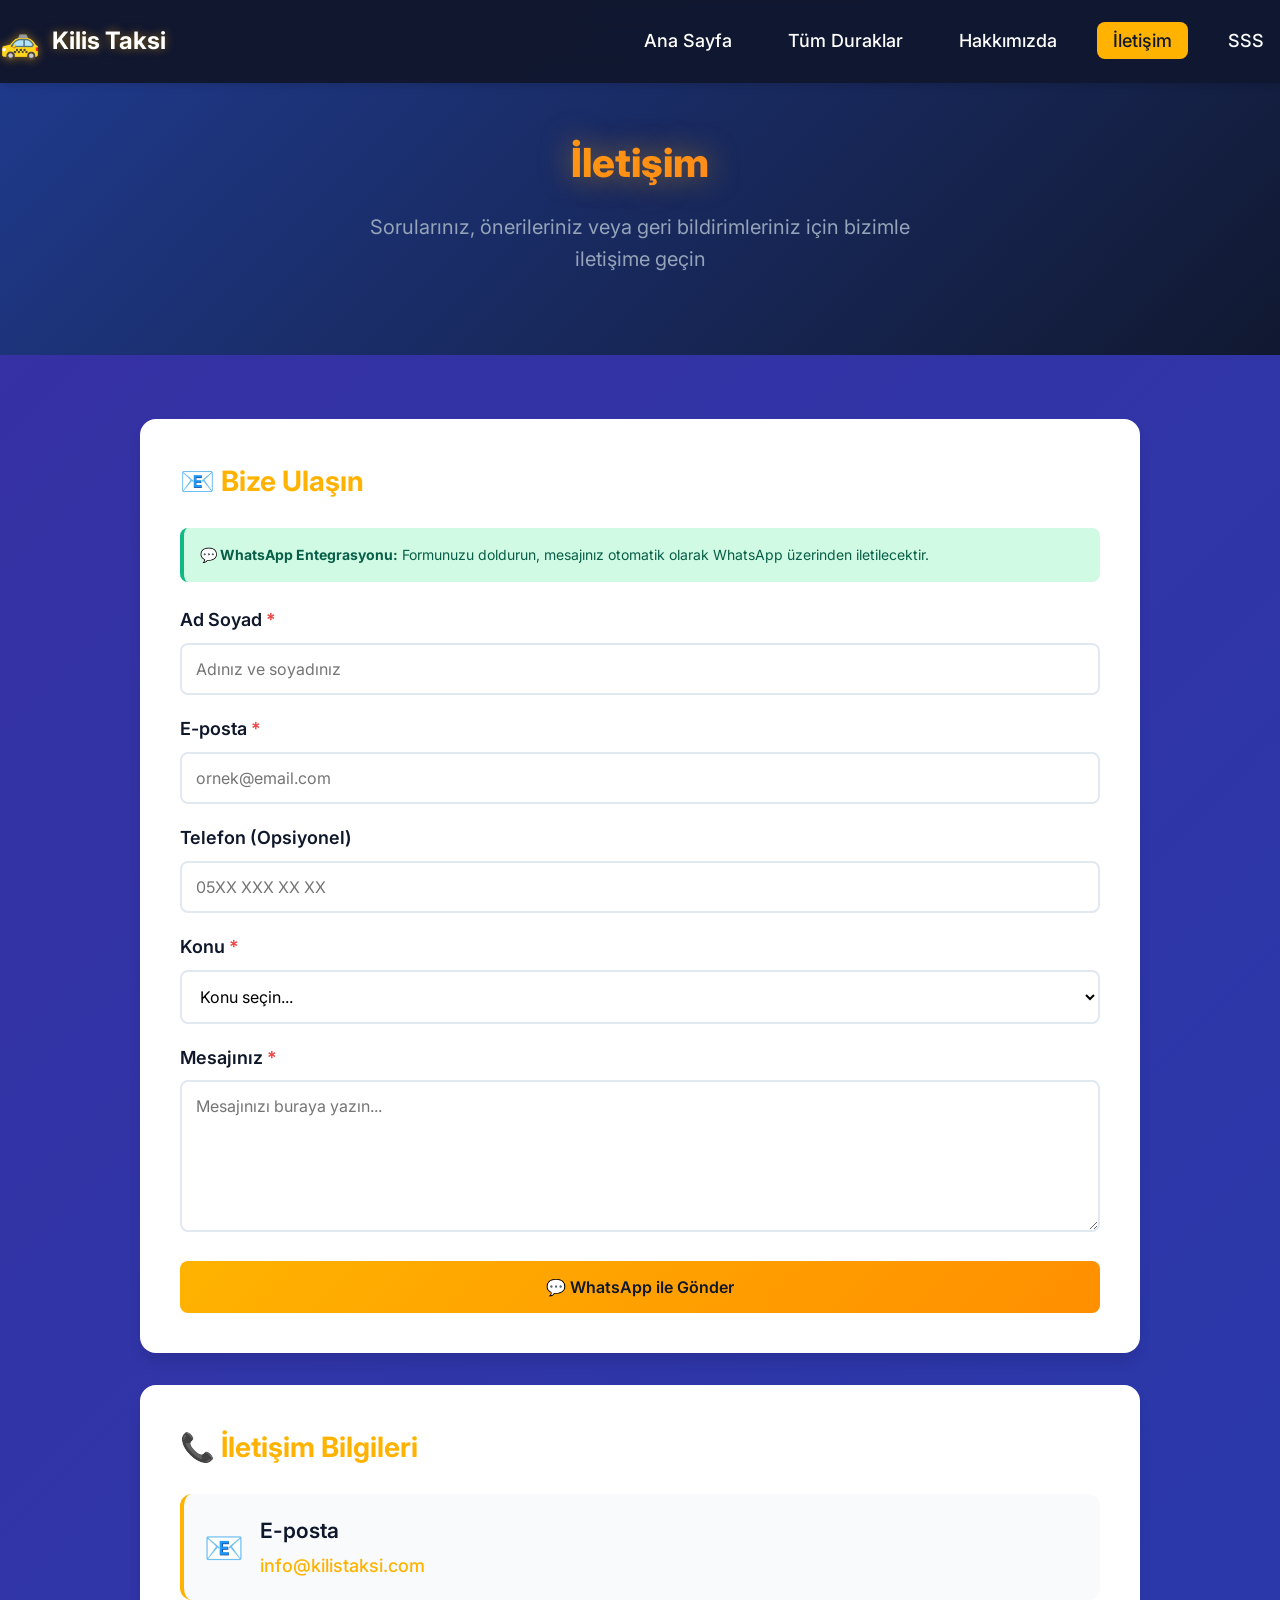
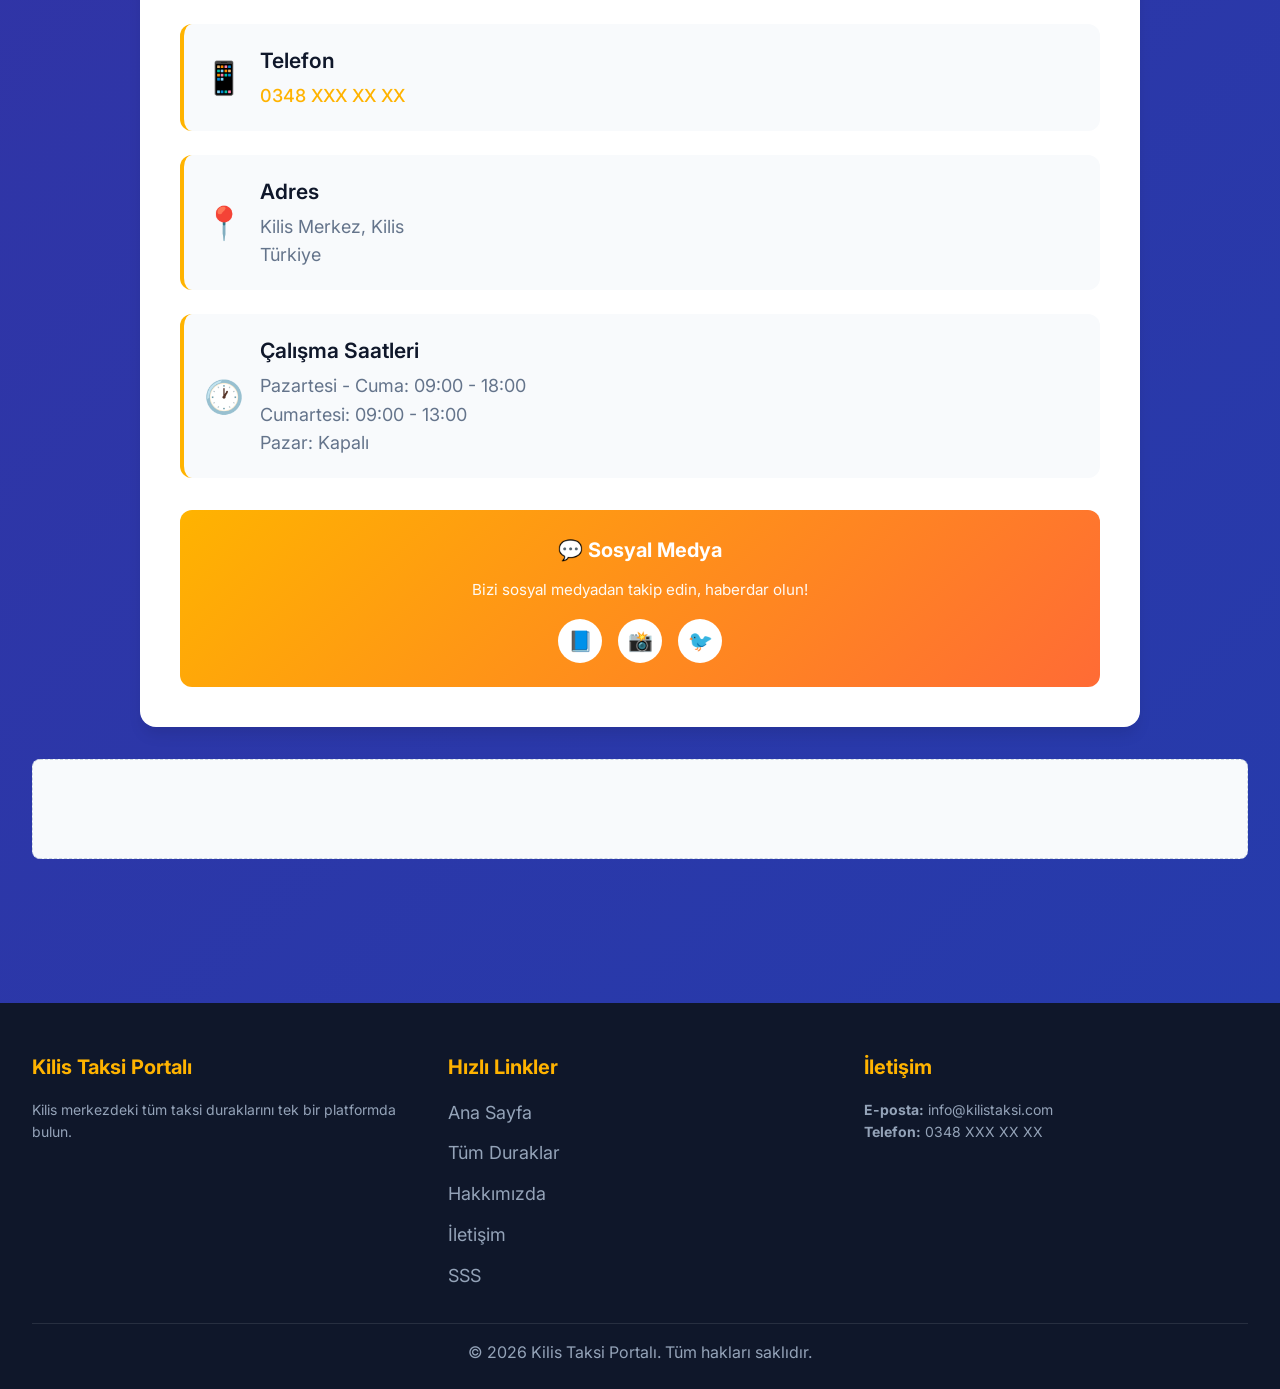
<file: iletisim.html>
<!DOCTYPE html>
<html lang="tr">

<head>
    <!-- Google tag (gtag.js) -->
<script async src="https://www.googletagmanager.com/gtag/js?id=G-K5764LP2ME"></script>
<script>
  window.dataLayer = window.dataLayer || [];
  function gtag(){dataLayer.push(arguments);}
  gtag('js', new Date());

  gtag('config', 'G-K5764LP2ME');
</script>
    <meta charset="UTF-8">
    <meta name="viewport" content="width=device-width, initial-scale=1.0">
    <meta name="description"
        content="Kilis Taksi Portalı ile iletişime geçin. Taksi durağı ekleme, bilgi güncelleme ve tüm sorularınız için WhatsApp veya e-posta ile bize ulaşın.">
    <meta name="keywords" content="kilis taksi iletişim, taksi durağı ekle kilis, kilis ulaşım destek">
    <link rel="canonical" href="https://taksikilis.com.tr/iletisim.html" />

    <!-- Open Graph Meta Tags -->
    <meta property="og:title" content="İletişim - Kilis Taksi Portalı">
    <meta property="og:description" content="Sorularınız ve önerileriniz için Kilis Taksi Portalı ile iletişime geçin.">
    <meta property="og:type" content="website">
    <meta property="og:url" content="https://taksikilis.com.tr/iletisim.html">

    <!-- Google AdSense -->
    <script async src="https://pagead2.googlesyndication.com/pagead/js/adsbygoogle.js?client=ca-pub-4211004489667670"
        crossorigin="anonymous"></script>

    <title>İletişim - Kilis Taksi Portalı</title>
    <link rel="stylesheet" href="./assets/css/style.css">
</head>

<body>
    <!-- Navigation -->
    <nav class="navbar">
        <div class="container navbar-container">
            <a href="index.html" class="navbar-logo">
                <span class="navbar-logo-icon">🚕</span>
                <span>Kilis Taksi</span>
            </a>

            <ul class="navbar-menu">
                <li><a href="index.html">Ana Sayfa</a></li>
                <li><a href="duraklar.html">Tüm Duraklar</a></li>
                <li><a href="hakkimizda.html">Hakkımızda</a></li>
                <li><a href="iletisim.html" class="active">İletişim</a></li>
                <li><a href="sss.html">SSS</a></li>
            </ul>

            <button class="navbar-toggle" aria-label="Menüyü Aç">
                ☰
            </button>
        </div>

        <div id="mobile-menu" class="mobile-menu">
            <ul>
                <li><a href="index.html">Ana Sayfa</a></li>
                <li><a href="duraklar.html">Tüm Duraklar</a></li>
                <li><a href="hakkimizda.html">Hakkımızda</a></li>
                <li><a href="iletisim.html">İletişim</a></li>
                <li><a href="sss.html">SSS</a></li>
            </ul>
        </div>
    </nav>

    <!-- Hero Section -->
    <section class="hero">
        <div class="container">
            <h1 class="hero-title">İletişim</h1>
            <p class="hero-subtitle">
                Sorularınız, önerileriniz veya geri bildirimleriniz için bizimle iletişime geçin
            </p>
        </div>
    </section>

    <!-- Contact Section -->
    <section class="section">
        <div class="container">
            <div style="display: grid; grid-template-columns: 1fr; gap: 2rem; max-width: 1000px; margin: 0 auto;">

                <!-- Contact Form -->
                <div
                    style="background: white; padding: 2.5rem; border-radius: 1rem; box-shadow: 0 10px 15px -3px rgba(0, 0, 0, 0.1);">
                    <h2
                        style="font-size: 1.75rem; font-weight: 700; margin-bottom: 1.5rem; color: var(--color-primary);">
                        📧 Bize Ulaşın
                    </h2>

                    <!-- Note about WhatsApp form -->
                    <div
                        style="background: #D1FAE5; padding: 1rem; border-radius: 0.5rem; margin-bottom: 1.5rem; border-left: 4px solid #10B981;">
                        <p style="color: #065F46; font-size: 0.875rem; line-height: 1.6;">
                            <strong>💬 WhatsApp Entegrasyonu:</strong> Formunuzu doldurun, mesajınız otomatik olarak
                            WhatsApp üzerinden iletilecektir.
                        </p>
                    </div>

                    <form id="contact-form" style="display: grid; gap: 1.25rem;">
                        <div>
                            <label
                                style="display: block; font-weight: 600; margin-bottom: 0.5rem; color: var(--text-primary);">
                                Ad Soyad <span style="color: #EF4444;">*</span>
                            </label>
                            <input type="text" id="name-input" name="name" placeholder="Adınız ve soyadınız" required
                                style="width: 100%; padding: 0.875rem; border: 2px solid #E2E8F0; border-radius: 0.5rem; font-size: 1rem; transition: all 0.2s;">
                        </div>

                        <div>
                            <label
                                style="display: block; font-weight: 600; margin-bottom: 0.5rem; color: var(--text-primary);">
                                E-posta <span style="color: #EF4444;">*</span>
                            </label>
                            <input type="email" id="email-input" name="email" placeholder="ornek@email.com" required
                                style="width: 100%; padding: 0.875rem; border: 2px solid #E2E8F0; border-radius: 0.5rem; font-size: 1rem; transition: all 0.2s;">
                        </div>

                        <div>
                            <label
                                style="display: block; font-weight: 600; margin-bottom: 0.5rem; color: var(--text-primary);">
                                Telefon (Opsiyonel)
                            </label>
                            <input type="tel" id="phone-input" name="phone" placeholder="05XX XXX XX XX"
                                style="width: 100%; padding: 0.875rem; border: 2px solid #E2E8F0; border-radius: 0.5rem; font-size: 1rem; transition: all 0.2s;">
                        </div>

                        <div>
                            <label
                                style="display: block; font-weight: 600; margin-bottom: 0.5rem; color: var(--text-primary);">
                                Konu <span style="color: #EF4444;">*</span>
                            </label>
                            <select id="subject-select" name="subject" required
                                style="width: 100%; padding: 0.875rem; border: 2px solid #E2E8F0; border-radius: 0.5rem; font-size: 1rem; transition: all 0.2s; background: white; cursor: pointer;">
                                <option value="">Konu seçin...</option>
                                <option>Genel Bilgi</option>
                                <option>Durak Ekleme Talebi</option>
                                <option>Bilgi Güncelleme</option>
                                <option>Teknik Destek</option>
                                <option>Öneri/Şikayet</option>
                                <option>Diğer</option>
                            </select>
                        </div>

                        <div>
                            <label
                                style="display: block; font-weight: 600; margin-bottom: 0.5rem; color: var(--text-primary);">
                                Mesajınız <span style="color: #EF4444;">*</span>
                            </label>
                            <textarea rows="6" id="message-input" name="message"
                                placeholder="Mesajınızı buraya yazın..." required
                                style="width: 100%; padding: 0.875rem; border: 2px solid #E2E8F0; border-radius: 0.5rem; font-size: 1rem; transition: all 0.2s; resize: vertical;"></textarea>
                        </div>

                        <button type="submit" class="search-btn"
                            style="width: 100%; padding: 1rem; border-radius: 0.5rem; font-weight: 600; font-size: 1rem; cursor: pointer;">
                            💬 WhatsApp ile Gönder
                        </button>
                    </form>
                </div>

                <!-- Contact Information -->
                <div
                    style="background: white; padding: 2.5rem; border-radius: 1rem; box-shadow: 0 10px 15px -3px rgba(0, 0, 0, 0.1);">
                    <h2
                        style="font-size: 1.75rem; font-weight: 700; margin-bottom: 1.5rem; color: var(--color-primary);">
                        📞 İletişim Bilgileri
                    </h2>

                    <div style="display: grid; gap: 1.5rem;">
                        <div
                            style="padding: 1.25rem; background: #F8FAFC; border-radius: 0.75rem; border-left: 4px solid var(--color-primary);">
                            <div style="display: flex; align-items: center; gap: 1rem;">
                                <div style="font-size: 2rem;">📧</div>
                                <div>
                                    <h3 style="font-weight: 600; margin-bottom: 0.25rem; color: var(--text-primary);">
                                        E-posta</h3>
                                    <a href="mailto:info@kilistaksi.com"
                                        style="color: var(--color-primary); font-weight: 500;">
                                        info@kilistaksi.com
                                    </a>
                                </div>
                            </div>
                        </div>

                        <div
                            style="padding: 1.25rem; background: #F8FAFC; border-radius: 0.75rem; border-left: 4px solid var(--color-primary);">
                            <div style="display: flex; align-items: center; gap: 1rem;">
                                <div style="font-size: 2rem;">📱</div>
                                <div>
                                    <h3 style="font-weight: 600; margin-bottom: 0.25rem; color: var(--text-primary);">
                                        Telefon</h3>
                                    <a href="tel:0348XXXXXXX" style="color: var(--color-primary); font-weight: 500;">
                                        0348 XXX XX XX
                                    </a>
                                </div>
                            </div>
                        </div>

                        <div
                            style="padding: 1.25rem; background: #F8FAFC; border-radius: 0.75rem; border-left: 4px solid var(--color-primary);">
                            <div style="display: flex; align-items: center; gap: 1rem;">
                                <div style="font-size: 2rem;">📍</div>
                                <div>
                                    <h3 style="font-weight: 600; margin-bottom: 0.25rem; color: var(--text-primary);">
                                        Adres</h3>
                                    <p style="color: var(--text-secondary); line-height: 1.6;">
                                        Kilis Merkez, Kilis<br>
                                        Türkiye
                                    </p>
                                </div>
                            </div>
                        </div>

                        <div
                            style="padding: 1.25rem; background: #F8FAFC; border-radius: 0.75rem; border-left: 4px solid var(--color-primary);">
                            <div style="display: flex; align-items: center; gap: 1rem;">
                                <div style="font-size: 2rem;">🕐</div>
                                <div>
                                    <h3 style="font-weight: 600; margin-bottom: 0.25rem; color: var(--text-primary);">
                                        Çalışma Saatleri</h3>
                                    <p style="color: var(--text-secondary); line-height: 1.6;">
                                        Pazartesi - Cuma: 09:00 - 18:00<br>
                                        Cumartesi: 09:00 - 13:00<br>
                                        Pazar: Kapalı
                                    </p>
                                </div>
                            </div>
                        </div>
                    </div>

                    <div
                        style="margin-top: 2rem; padding: 1.5rem; background: linear-gradient(135deg, var(--color-primary) 0%, var(--color-accent) 100%); border-radius: 0.75rem; color: white; text-align: center;">
                        <h3 style="font-size: 1.25rem; font-weight: 700; margin-bottom: 0.75rem;">
                            💬 Sosyal Medya
                        </h3>
                        <p style="margin-bottom: 1rem; opacity: 0.95; font-size: 0.95rem;">
                            Bizi sosyal medyadan takip edin, haberdar olun!
                        </p>
                        <div style="display: flex; justify-content: center; gap: 1rem;">
                            <a href="#"
                                style="display: inline-flex; align-items: center; justify-content: center; width: 44px; height: 44px; background: white; color: var(--color-primary); border-radius: 50%; font-size: 1.25rem; transition: transform 0.2s;">
                                📘
                            </a>
                            <a href="#"
                                style="display: inline-flex; align-items: center; justify-content: center; width: 44px; height: 44px; background: white; color: var(--color-primary); border-radius: 50%; font-size: 1.25rem; transition: transform 0.2s;">
                                📸
                            </a>
                            <a href="#"
                                style="display: inline-flex; align-items: center; justify-content: center; width: 44px; height: 44px; background: white; color: var(--color-primary); border-radius: 50%; font-size: 1.25rem; transition: transform 0.2s;">
                                🐦
                            </a>
                        </div>
                    </div>
                </div>

            </div>

            <!-- Ad Section -->
            <div class="ad-container" style="margin-top: 2rem;">
                <ins class="adsbygoogle" style="display:block" data-ad-format="autorelaxed"
                    data-ad-client="ca-pub-4211004489667670" data-ad-slot="XXXXXXXXXX"></ins>
            </div>
        </div>
    </section>

    <!-- Footer -->
    <footer class="footer">
        <div class="container">
            <div class="footer-content">
                <div>
                    <h3 class="footer-section-title">Kilis Taksi Portalı</h3>
                    <p style="color: var(--text-muted); font-size: 0.875rem;">
                        Kilis merkezdeki tüm taksi duraklarını tek bir platformda bulun.
                    </p>
                </div>

                <div>
                    <h3 class="footer-section-title">Hızlı Linkler</h3>
                    <ul class="footer-links">
                        <li><a href="index.html">Ana Sayfa</a></li>
                        <li><a href="duraklar.html">Tüm Duraklar</a></li>
                        <li><a href="hakkimizda.html">Hakkımızda</a></li>
                        <li><a href="iletisim.html">İletişim</a></li>
                        <li><a href="sss.html">SSS</a></li>
                    </ul>
                </div>

                <div>
                    <h3 class="footer-section-title">İletişim</h3>
                    <p style="color: var(--text-muted); font-size: 0.875rem;">
                        <strong>E-posta:</strong> info@kilistaksi.com<br>
                        <strong>Telefon:</strong> 0348 XXX XX XX
                    </p>
                </div>
            </div>

            <div class="footer-bottom">
                <p>&copy; 2026 Kilis Taksi Portalı. Tüm hakları saklıdır.</p>
            </div>
        </div>
    </footer>

    <script src="./assets/js/app.js"></script>
    <script>
        // WhatsApp Contact Form Handler
        const contactForm = document.getElementById('contact-form');

        if (contactForm) {
            contactForm.addEventListener('submit', function (e) {
                e.preventDefault();

                // Get form values
                const name = document.getElementById('name-input').value.trim();
                const email = document.getElementById('email-input').value.trim();
                const phone = document.getElementById('phone-input').value.trim();
                const subject = document.getElementById('subject-select').value;
                const message = document.getElementById('message-input').value.trim();

                // Validation
                if (!name || !email || !subject || !message) {
                    alert('Lütfen tüm zorunlu alanları doldurun!');
                    return;
                }

                // Email validation
                const emailRegex = /^[^\s@]+@[^\s@]+\.[^\s@]+$/;
                if (!emailRegex.test(email)) {
                    alert('Lütfen geçerli bir e-posta adresi girin!');
                    return;
                }

                // Create WhatsApp message
                let whatsappMessage = `*Kilis Taksi Portal - Yeni İletişim Formu*\n\n`;
                whatsappMessage += `👤 *Ad Soyad:* ${name}\n`;
                whatsappMessage += `📧 *E-posta:* ${email}\n`;

                if (phone) {
                    whatsappMessage += `📱 *Telefon:* ${phone}\n`;
                }

                whatsappMessage += `📋 *Konu:* ${subject}\n\n`;
                whatsappMessage += `💬 *Mesaj:*\n${message}`;

                // WhatsApp number (Turkey format: 905518216475)
                const whatsappNumber = '905518216475';

                // Encode message for URL
                const encodedMessage = encodeURIComponent(whatsappMessage);

                // Create WhatsApp URL
                const whatsappURL = `https://wa.me/${whatsappNumber}?text=${encodedMessage}`;

                // Open WhatsApp in new tab
                window.open(whatsappURL, '_blank');

                // Show success message
                showNotification('WhatsApp açılıyor! Mesajınızı göndermek için "Gönder" butonuna basın.', 'success');

                // Reset form after 2 seconds
                setTimeout(() => {
                    contactForm.reset();
                }, 2000);
            });
        }

        // AdSense initialization
        (adsbygoogle = window.adsbygoogle || []).push({});
    </script>
</body>

</html>
</file>
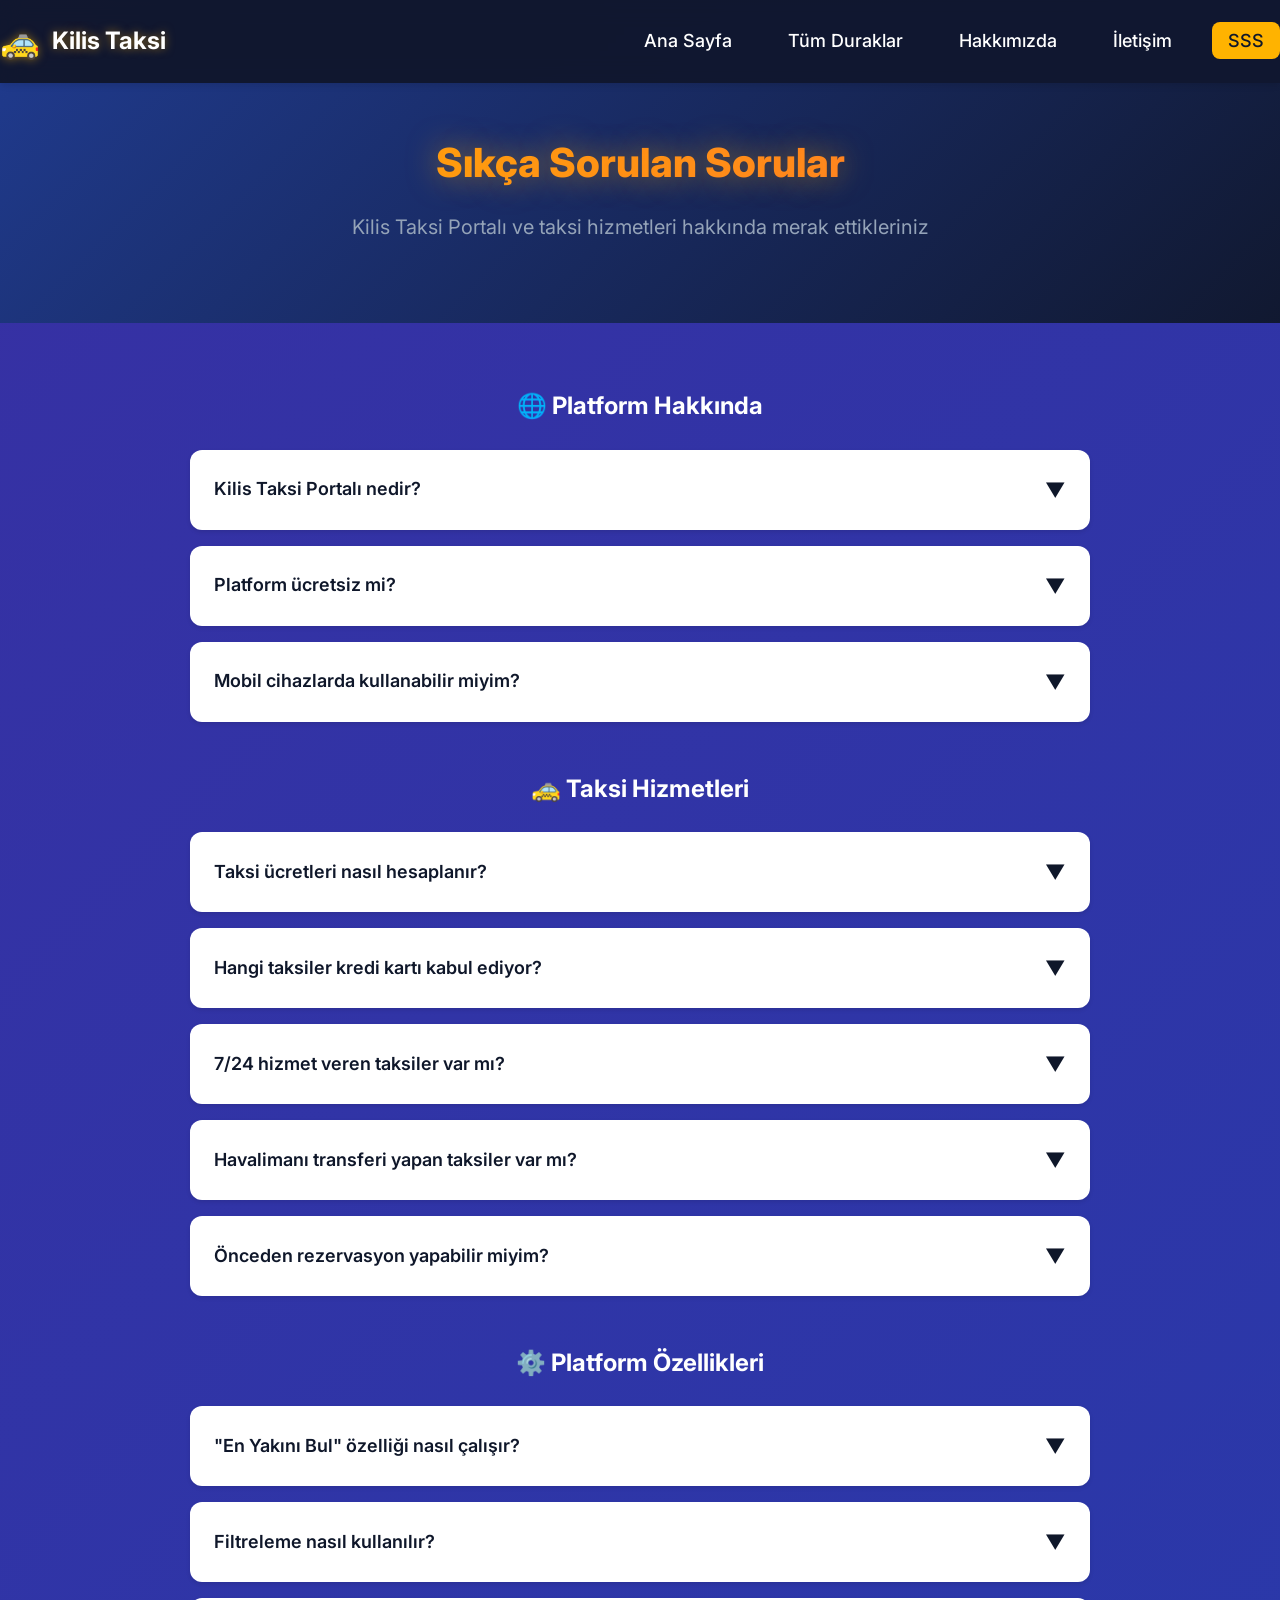
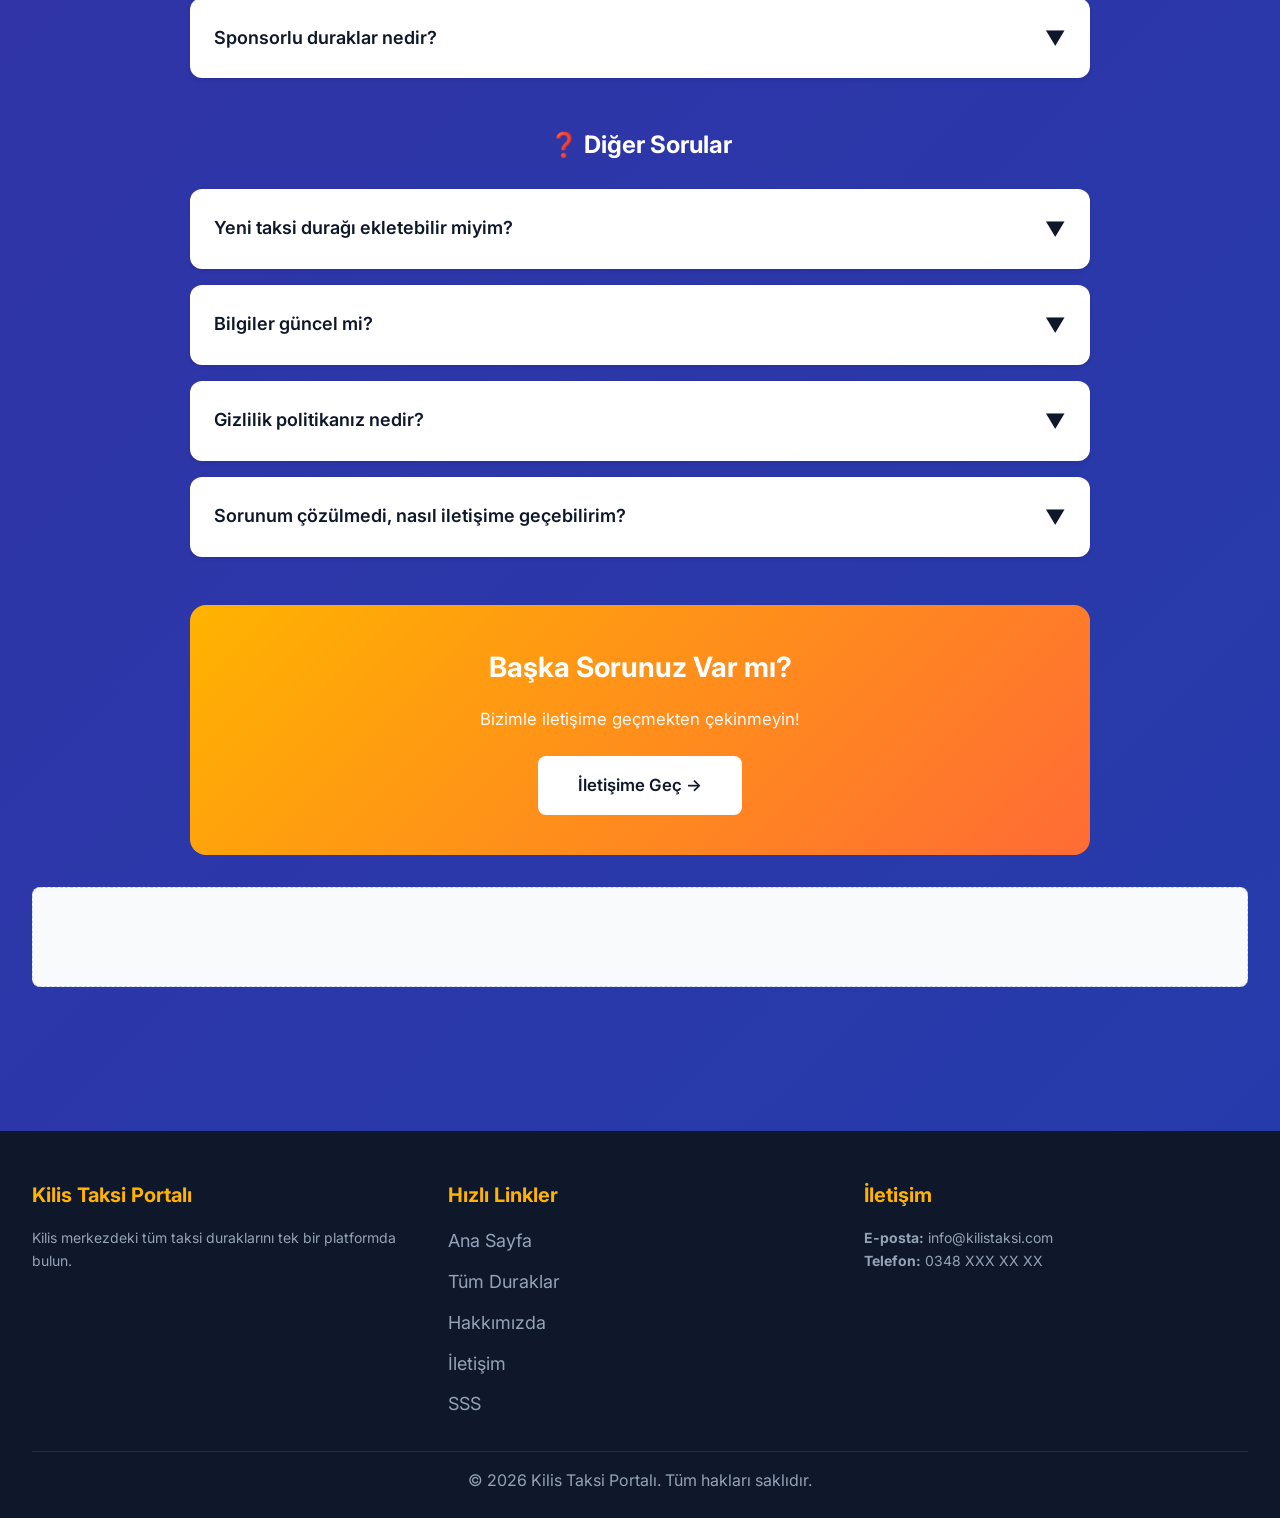
<file: sss.html>
<!DOCTYPE html>
<html lang="tr">

<head>
    <!-- Google tag (gtag.js) -->
<script async src="https://www.googletagmanager.com/gtag/js?id=G-K5764LP2ME"></script>
<script>
  window.dataLayer = window.dataLayer || [];
  function gtag(){dataLayer.push(arguments);}
  gtag('js', new Date());

  gtag('config', 'G-K5764LP2ME');
</script>
    <meta charset="UTF-8">
    <meta name="viewport" content="width=device-width, initial-scale=1.0">
    <meta name="description"
        content="Kilis Taksi Portalı hakkında sıkça sorulan sorular. Taksi ücretleri, ödeme yöntemleri, havalimanı transferi ve servislerimiz hakkında detaylı bilgi.">
    <meta name="keywords"
        content="kilis taksi sss, taksi ücretleri kilis, kilis taksi ödeme, havalimanı transfer fiyatları">
    <link rel="canonical" href="https://taksikilis.com.tr/sss.html" />

    <!-- Open Graph Meta Tags -->
    <meta property="og:title" content="Sıkça Sorulan Sorular - Kilis Taksi Portalı">
    <meta property="og:description" content="Kilis Taksi Portalı ve taksi hizmetleri hakkında merak ettiğiniz her şey.">
    <meta property="og:type" content="website">
    <meta property="og:url" content="https://taksikilis.com.tr/sss.html">

    <!-- Google AdSense -->
    <script async src="https://pagead2.googlesyndication.com/pagead/js/adsbygoogle.js?client=ca-pub-4211004489667670"
        crossorigin="anonymous"></script>

    <title>Sıkça Sorulan Sorular - Kilis Taksi Portalı</title>
    <link rel="stylesheet" href="./assets/css/style.css">

    <!-- Structured Data -->
    <script type="application/ld+json">
    {
      "@context": "https://schema.org",
      "@type": "FAQPage",
      "mainEntity": [
        {
          "@type": "Question",
          "name": "Kilis Taksi Portalı nedir?",
          "acceptedAnswer": {
            "@type": "Answer",
            "text": "Kilis Taksi Portalı, Kilis merkezindeki tüm taksi duraklarını tek bir platformda toplayan, arama ve filtreleme özellikleri ile size en uygun taksi durağını bulmanıza yardımcı olan ücretsiz bir web platformudur."
          }
        },
        {
          "@type": "Question",
          "name": "Taksi ücretleri nasıl hesaplanır?",
          "acceptedAnswer": {
            "@type": "Answer",
            "text": "Taksi ücretleri açılış ücreti + kilometreye göre hesaplanır. Standart olarak açılış ücreti 30 TL, km başı ücret ise yaklaşık 15 TL'dir. Sitemizdeki 'Ücret Hesaplama' aracı ile tahmini ücret alabilirsiniz."
          }
        },
        {
          "@type": "Question",
          "name": "7/24 hizmet veren taksiler var mı?",
          "acceptedAnswer": {
            "@type": "Answer",
            "text": "Evet! Kilis'te 7/24 hizmet veren birçok taksi durağı bulunmaktadır. Ana sayfada veya 'Tüm Duraklar' sayfasında '7/24' filtresini seçerek listeleyebilirsiniz."
          }
        },
        {
          "@type": "Question",
          "name": "Hangi taksiler kredi kartı kabul ediyor?",
          "acceptedAnswer": {
            "@type": "Answer",
            "text": "Tüm taksiler kartla ödeme kabul etmemektedir. Platform üzerinde 'Kartla Ödeme' filtresini kullanarak kredi kartı kabul eden durakları bulabilirsiniz."
          }
        }
      ]
    }
    </script>

    <style>
        .faq-item {
            background: white;
            border-radius: 0.75rem;
            margin-bottom: 1rem;
            overflow: hidden;
            box-shadow: 0 2px 4px rgba(0, 0, 0, 0.1);
            transition: all 0.2s;
        }

        .faq-item:hover {
            box-shadow: 0 4px 8px rgba(0, 0, 0, 0.15);
        }

        .faq-question {
            padding: 1.5rem;
            cursor: pointer;
            display: flex;
            justify-content: space-between;
            align-items: center;
            font-weight: 600;
            color: var(--text-primary);
            user-select: none;
            transition: all 0.2s;
        }

        .faq-question:hover {
            color: var(--color-primary);
        }

        .faq-icon {
            font-size: 1.25rem;
            transition: transform 0.3s;
        }

        .faq-answer {
            max-height: 0;
            overflow: hidden;
            transition: max-height 0.3s ease, padding 0.3s ease;
            padding: 0 1.5rem;
            color: var(--text-secondary);
            line-height: 1.7;
        }

        .faq-item.active .faq-answer {
            max-height: 500px;
            padding: 0 1.5rem 1.5rem 1.5rem;
        }

        .faq-item.active .faq-icon {
            transform: rotate(180deg);
        }
    </style>
</head>

<body>
    <!-- Navigation -->
    <nav class="navbar">
        <div class="container navbar-container">
            <a href="index.html" class="navbar-logo">
                <span class="navbar-logo-icon">🚕</span>
                <span>Kilis Taksi</span>
            </a>

            <ul class="navbar-menu">
                <li><a href="index.html">Ana Sayfa</a></li>
                <li><a href="duraklar.html">Tüm Duraklar</a></li>
                <li><a href="hakkimizda.html">Hakkımızda</a></li>
                <li><a href="iletisim.html">İletişim</a></li>
                <li><a href="sss.html" class="active">SSS</a></li>
            </ul>

            <button class="navbar-toggle" aria-label="Menüyü Aç">
                ☰
            </button>
        </div>

        <div id="mobile-menu" class="mobile-menu">
            <ul>
                <li><a href="index.html">Ana Sayfa</a></li>
                <li><a href="duraklar.html">Tüm Duraklar</a></li>
                <li><a href="hakkimizda.html">Hakkımızda</a></li>
                <li><a href="iletisim.html">İletişim</a></li>
                <li><a href="sss.html">SSS</a></li>
            </ul>
        </div>
    </nav>

    <!-- Hero Section -->
    <section class="hero">
        <div class="container">
            <h1 class="hero-title">Sıkça Sorulan Sorular</h1>
            <p class="hero-subtitle">
                Kilis Taksi Portalı ve taksi hizmetleri hakkında merak ettikleriniz
            </p>
        </div>
    </section>

    <!-- FAQ Section -->
    <section class="section">
        <div class="container">
            <div style="max-width: 900px; margin: 0 auto;">

                <!-- Category: Platform Hakkında -->
                <div style="margin-bottom: 3rem;">
                    <h2
                        style="font-size: 1.5rem; font-weight: 700; margin-bottom: 1.5rem; color: white; text-align: center;">
                        🌐 Platform Hakkında
                    </h2>

                    <div class="faq-item">
                        <div class="faq-question" onclick="toggleFaq(this)">
                            <span>Kilis Taksi Portalı nedir?</span>
                            <span class="faq-icon">▼</span>
                        </div>
                        <div class="faq-answer">
                            <p>
                                Kilis Taksi Portalı, Kilis merkezindeki tüm taksi duraklarını tek bir platformda
                                toplayan,
                                arama ve filtreleme özellikleri ile size en uygun taksi durağını bulmanıza yardımcı olan
                                ücretsiz bir web platformudur. Konum bazlı arama, 7/24 hizmet, havalimanı transferi gibi
                                filtreleme seçenekleri ile ihtiyacınıza en uygun taksiyi kolayca bulabilirsiniz.
                            </p>
                        </div>
                    </div>

                    <div class="faq-item">
                        <div class="faq-question" onclick="toggleFaq(this)">
                            <span>Platform ücretsiz mi?</span>
                            <span class="faq-icon">▼</span>
                        </div>
                        <div class="faq-answer">
                            <p>
                                Evet! Kilis Taksi Portalı tamamen ücretsizdir. Tüm özellikleri hiçbir ücret ödemeden
                                kullanabilirsiniz. Amacımız Kilis'te taksi hizmetlerine erişimi kolaylaştırmaktır.
                            </p>
                        </div>
                    </div>

                    <div class="faq-item">
                        <div class="faq-question" onclick="toggleFaq(this)">
                            <span>Mobil cihazlarda kullanabilir miyim?</span>
                            <span class="faq-icon">▼</span>
                        </div>
                        <div class="faq-answer">
                            <p>
                                Kesinlikle! Platformumuz mobil uyumlu (responsive) olarak tasarlanmıştır.
                                Telefonunuz, tabletiniz veya bilgisayarınızdan sorunsuz bir şekilde kullanabilirsiniz.
                            </p>
                        </div>
                    </div>
                </div>

                <!-- Category: Taksi Hizmetleri -->
                <div style="margin-bottom: 3rem;">
                    <h2
                        style="font-size: 1.5rem; font-weight: 700; margin-bottom: 1.5rem; color: white; text-align: center;">
                        🚕 Taksi Hizmetleri
                    </h2>

                    <div class="faq-item">
                        <div class="faq-question" onclick="toggleFaq(this)">
                            <span>Taksi ücretleri nasıl hesaplanır?</span>
                            <span class="faq-icon">▼</span>
                        </div>
                        <div class="faq-answer">
                            <p>
                                Taksi ücretleri genellikle açılış ücreti + kilometreye göre hesaplanır.
                                Standart olarak açılış ücreti 30 TL, km başı ücret ise yaklaşık 15 TL'dir.
                                Ancak bu fiyatlar durak ve duruma göre değişebilir. Sitemizde bulunan "Ücret Hesaplama"
                                aracı ile tahmini ücret bilgisi alabilirsiniz.
                            </p>
                            <p
                                style="margin-top: 0.75rem; background: #FEF3C7; padding: 0.75rem; border-radius: 0.375rem; color: #92400E;">
                                <strong>⚠️ Önemli:</strong> Fiyatlar değişebilir. Kesin fiyat için lütfen taksi durağı
                                ile iletişime geçin.
                            </p>
                        </div>
                    </div>

                    <div class="faq-item">
                        <div class="faq-question" onclick="toggleFaq(this)">
                            <span>Hangi taksiler kredi kartı kabul ediyor?</span>
                            <span class="faq-icon">▼</span>
                        </div>
                        <div class="faq-answer">
                            <p>
                                Her taksi kartla ödeme kabul etmemektedir. Platform üzerinde "Kartla Ödeme" filtresini
                                kullanarak kart kabul eden taksi duraklarını görebilirsiniz. Ayrıca her taksi kartının
                                detay sayfasında ödeme yöntemleri açıkça belirtilmiştir.
                            </p>
                        </div>
                    </div>

                    <div class="faq-item">
                        <div class="faq-question" onclick="toggleFaq(this)">
                            <span>7/24 hizmet veren taksiler var mı?</span>
                            <span class="faq-icon">▼</span>
                        </div>
                        <div class="faq-answer">
                            <p>
                                Evet! Kilis'te 7/24 hizmet veren birçok taksi durağı bulunmaktadır.
                                Ana sayfada veya "Tüm Duraklar" sayfasında "7/24" filtresini seçerek
                                gece de hizmet veren taksi duraklarını listeleyebilirsiniz.
                            </p>
                        </div>
                    </div>

                    <div class="faq-item">
                        <div class="faq-question" onclick="toggleFaq(this)">
                            <span>Havalimanı transferi yapan taksiler var mı?</span>
                            <span class="faq-icon">▼</span>
                        </div>
                        <div class="faq-answer">
                            <p>
                                Evet, birçok taksi durağı havalimanı transfer hizmeti sunmaktadır.
                                "Havalimanı" filtresini kullanarak bu hizmeti veren durakları bulabilirsiniz.
                                Fiyat ve rezervasyon için lütfen ilgili durakla direkt iletişime geçin.
                            </p>
                        </div>
                    </div>

                    <div class="faq-item">
                        <div class="faq-question" onclick="toggleFaq(this)">
                            <span>Önceden rezervasyon yapabilir miyim?</span>
                            <span class="faq-icon">▼</span>
                        </div>
                        <div class="faq-answer">
                            <p>
                                Platformumuz üzerinden direkt rezervasyon yapma özelliği bulunmamaktadır.
                                Ancak her taksi durağının telefon numarası ve WhatsApp bilgisi paylaşılmıştır.
                                Özellikle havalimanı transferi veya özel organizasyonlar için önceden arayarak
                                rezervasyon yapmanızı öneririz.
                            </p>
                        </div>
                    </div>
                </div>

                <!-- Category: Platform Özellikleri -->
                <div style="margin-bottom: 3rem;">
                    <h2
                        style="font-size: 1.5rem; font-weight: 700; margin-bottom: 1.5rem; color: white; text-align: center;">
                        ⚙️ Platform Özellikleri
                    </h2>

                    <div class="faq-item">
                        <div class="faq-question" onclick="toggleFaq(this)">
                            <span>"En Yakını Bul" özelliği nasıl çalışır?</span>
                            <span class="faq-icon">▼</span>
                        </div>
                        <div class="faq-answer">
                            <p>
                                "En Yakını Bul" butonuna tıkladığınızda, tarayıcınız konum izni isteyecektir.
                                İzin verdiğinizde, platformumuz konumunuza en yakın taksi duraklarını hesaplayıp
                                size mesafeye göre sıralı şekilde gösterecektir. Bu özellik sayesinde en yakın
                                taksiyi hızlıca bulabilirsiniz.
                            </p>
                            <p style="margin-top: 0.75rem;">
                                <strong>Not:</strong> Konum bilginiz sadece tarayıcınızda işlenir ve hiçbir yere
                                kaydedilmez.
                            </p>
                        </div>
                    </div>

                    <div class="faq-item">
                        <div class="faq-question" onclick="toggleFaq(this)">
                            <span>Filtreleme nasıl kullanılır?</span>
                            <span class="faq-icon">▼</span>
                        </div>
                        <div class="faq-answer">
                            <p>
                                Arama kutusunun altında bulunan filtre panelinden istediğiniz kriterleri seçebilirsiniz:
                            </p>
                            <ul style="margin-top: 0.75rem; padding-left: 1.5rem; line-height: 2;">
                                <li><strong>Mahalle:</strong> Belirli bir mahalledeki durakları gösterir</li>
                                <li><strong>7/24:</strong> Gece de hizmet veren durakları filtreler</li>
                                <li><strong>Kartla Ödeme:</strong> Kredi kartı kabul eden durakları gösterir</li>
                                <li><strong>Havalimanı:</strong> Havalimanı transferi yapan durakları listeler</li>
                                <li><strong>Otogar:</strong> Otogar transferi hizmeti veren durakları gösterir</li>
                            </ul>
                            <p style="margin-top: 0.75rem;">
                                Birden fazla filtre aynı anda kullanılabilir ve aktif filtreler ekranda gösterilir.
                            </p>
                        </div>
                    </div>

                    <div class="faq-item">
                        <div class="faq-question" onclick="toggleFaq(this)">
                            <span>Sponsorlu duraklar nedir?</span>
                            <span class="faq-icon">▼</span>
                        </div>
                        <div class="faq-answer">
                            <p>
                                "⭐ Sponsorlu" etiketi taşıyan duraklar, platformumuzda öne çıkan yerleşim alanlarına
                                sahip olup listelerin üst sıralarında görünürler. Bu duraklar hizmet kalitesi
                                bakımından diğerlerinden farklı değildir, sadece görünürlük açısından desteklenmektedir.
                            </p>
                        </div>
                    </div>
                </div>

                <!-- Category: Diğer -->
                <div style="margin-bottom: 3rem;">
                    <h2
                        style="font-size: 1.5rem; font-weight: 700; margin-bottom: 1.5rem; color: white; text-align: center;">
                        ❓ Diğer Sorular
                    </h2>

                    <div class="faq-item">
                        <div class="faq-question" onclick="toggleFaq(this)">
                            <span>Yeni taksi durağı ekletebilir miyim?</span>
                            <span class="faq-icon">▼</span>
                        </div>
                        <div class="faq-answer">
                            <p>
                                Evet! Eğer platformda bulunmayan bir taksi durağı biliyorsanız,
                                <a href="iletisim.html"
                                    style="color: var(--color-primary); font-weight: 600;">İletişim</a>
                                sayfasından bizimle iletişime geçebilirsiniz. Durak bilgilerini doğruladıktan sonra
                                sisteme ekleyeceğiz.
                            </p>
                        </div>
                    </div>

                    <div class="faq-item">
                        <div class="faq-question" onclick="toggleFaq(this)">
                            <span>Bilgiler güncel mi?</span>
                            <span class="faq-icon">▼</span>
                        </div>
                        <div class="faq-answer">
                            <p>
                                Bilgileri olabildiğince güncel tutmaya çalışıyoruz. Ancak telefon numaraları,
                                çalışma saatleri veya hizmetler zaman içinde değişebilir. Eğer yanlış veya
                                güncel olmayan bir bilgi fark ederseniz, lütfen bize bildirin.
                            </p>
                        </div>
                    </div>

                    <div class="faq-item">
                        <div class="faq-question" onclick="toggleFaq(this)">
                            <span>Gizlilik politikanız nedir?</span>
                            <span class="faq-icon">▼</span>
                        </div>
                        <div class="faq-answer">
                            <p>
                                Platformumuz hiçbir kişisel veri toplamaz veya saklamaz. Kullandığınız arama ve
                                filtre bilgileri sadece tarayıcınızda kalır. "En Yakını Bul" özelliği için
                                verdiğiniz konum izni de sadece o an için geçerlidir ve hiçbir yere kaydedilmez.
                            </p>
                            <p style="margin-top: 0.75rem;">
                                Google AdSense reklamları gösterilmektedir ve Google'ın gizlilik politikası geçerlidir.
                            </p>
                        </div>
                    </div>

                    <div class="faq-item">
                        <div class="faq-question" onclick="toggleFaq(this)">
                            <span>Sorunum çözülmedi, nasıl iletişime geçebilirim?</span>
                            <span class="faq-icon">▼</span>
                        </div>
                        <div class="faq-answer">
                            <p>
                                Cevabını bulamadığınız sorular için
                                <a href="iletisim.html"
                                    style="color: var(--color-primary); font-weight: 600;">İletişim</a>
                                sayfasından bizimle iletişime geçebilirsiniz. Size yardımcı olmaktan mutluluk duyarız!
                            </p>
                        </div>
                    </div>
                </div>

                <!-- CTA Box -->
                <div
                    style="background: linear-gradient(135deg, var(--color-primary) 0%, var(--color-accent) 100%); padding: 2.5rem; border-radius: 1rem; text-align: center; color: white; margin-top: 3rem;">
                    <h3 style="font-size: 1.75rem; font-weight: 700; margin-bottom: 1rem;">
                        Başka Sorunuz Var mı?
                    </h3>
                    <p style="margin-bottom: 1.5rem; opacity: 0.95; font-size: 1.05rem;">
                        Bizimle iletişime geçmekten çekinmeyin!
                    </p>
                    <a href="iletisim.html"
                        style="display: inline-block; padding: 1rem 2.5rem; background: white; color: var(--text-primary); border-radius: 0.5rem; font-weight: 600; font-size: 1.05rem;">
                        İletişime Geç →
                    </a>
                </div>

            </div>

            <!-- Ad Section -->
            <div class="ad-container" style="margin-top: 2rem;">
                <ins class="adsbygoogle" style="display:block" data-ad-format="autorelaxed"
                    data-ad-client="ca-pub-4211004489667670" data-ad-slot="XXXXXXXXXX"></ins>
            </div>
        </div>
    </section>

    <!-- Footer -->
    <footer class="footer">
        <div class="container">
            <div class="footer-content">
                <div>
                    <h3 class="footer-section-title">Kilis Taksi Portalı</h3>
                    <p style="color: var(--text-muted); font-size: 0.875rem;">
                        Kilis merkezdeki tüm taksi duraklarını tek bir platformda bulun.
                    </p>
                </div>

                <div>
                    <h3 class="footer-section-title">Hızlı Linkler</h3>
                    <ul class="footer-links">
                        <li><a href="index.html">Ana Sayfa</a></li>
                        <li><a href="duraklar.html">Tüm Duraklar</a></li>
                        <li><a href="hakkimizda.html">Hakkımızda</a></li>
                        <li><a href="iletisim.html">İletişim</a></li>
                        <li><a href="sss.html">SSS</a></li>
                    </ul>
                </div>

                <div>
                    <h3 class="footer-section-title">İletişim</h3>
                    <p style="color: var(--text-muted); font-size: 0.875rem;">
                        <strong>E-posta:</strong> info@kilistaksi.com<br>
                        <strong>Telefon:</strong> 0348 XXX XX XX
                    </p>
                </div>
            </div>

            <div class="footer-bottom">
                <p>&copy; 2026 Kilis Taksi Portalı. Tüm hakları saklıdır.</p>
            </div>
        </div>
    </footer>

    <script src="./assets/js/app.js"></script>
    <script>
        (adsbygoogle = window.adsbygoogle || []).push({});

        // FAQ Accordion functionality
        function toggleFaq(element) {
            const faqItem = element.parentElement;
            const wasActive = faqItem.classList.contains('active');

            // Close all FAQs
            document.querySelectorAll('.faq-item').forEach(item => {
                item.classList.remove('active');
            });

            // Open clicked FAQ if it wasn't active
            if (!wasActive) {
                faqItem.classList.add('active');
            }
        }
    </script>
</body>

</html>
</file>
<file: assets/css/style.css>
/* ============================================
   Kilis Taksi Portalı - Modern CSS Design System
   ============================================ */

/* Google Fonts */
@import url('https://fonts.googleapis.com/css2?family=Inter:wght@300;400;500;600;700;800&display=swap');

/* ============================================
   CSS Variables - Design Tokens
   ============================================ */
:root {
  /* Colors */
  --color-primary: #FFB300;
  --color-primary-dark: #FF8F00;
  --color-primary-light: #FFD54F;
  --color-secondary: #1E3A8A;
  --color-secondary-dark: #1E40AF;
  --color-accent: #FF6B35;
  --color-success: #10B981;
  --color-warning: #F59E0B;
  --color-danger: #EF4444;

  /* Backgrounds */
  --bg-dark: #0F172A;
  --bg-dark-secondary: #1E293B;
  --bg-light: #F8FAFC;
  --bg-white: #FFFFFF;

  /* Glass Effect */
  --glass-bg: rgba(255, 255, 255, 0.1);
  --glass-border: rgba(255, 255, 255, 0.2);

  /* Text Colors */
  --text-primary: #0F172A;
  --text-secondary: #64748B;
  --text-white: #FFFFFF;
  --text-muted: #94A3B8;

  /* Shadows */
  --shadow-sm: 0 1px 2px 0 rgba(0, 0, 0, 0.05);
  --shadow-md: 0 4px 6px -1px rgba(0, 0, 0, 0.1);
  --shadow-lg: 0 10px 15px -3px rgba(0, 0, 0, 0.1);
  --shadow-xl: 0 20px 25px -5px rgba(0, 0, 0, 0.1);
  --shadow-glow: 0 0 20px rgba(255, 179, 0, 0.3);

  /* Spacing */
  --spacing-xs: 0.5rem;
  --spacing-sm: 0.75rem;
  --spacing-md: 1rem;
  --spacing-lg: 1.5rem;
  --spacing-xl: 2rem;
  --spacing-2xl: 3rem;

  /* Border Radius */
  --radius-sm: 0.375rem;
  --radius-md: 0.5rem;
  --radius-lg: 0.75rem;
  --radius-xl: 1rem;
  --radius-full: 9999px;

  /* Typography */
  --font-body: 'Inter', -apple-system, BlinkMacSystemFont, 'Segoe UI', sans-serif;
  --font-size-xs: clamp(0.75rem, 0.7rem + 0.25vw, 0.875rem);
  --font-size-sm: clamp(0.875rem, 0.8rem + 0.3vw, 1rem);
  --font-size-base: clamp(1rem, 0.95rem + 0.25vw, 1.125rem);
  --font-size-lg: clamp(1.125rem, 1rem + 0.5vw, 1.25rem);
  --font-size-xl: clamp(1.25rem, 1.1rem + 0.75vw, 1.5rem);
  --font-size-2xl: clamp(1.5rem, 1.25rem + 1.25vw, 2rem);
  --font-size-3xl: clamp(1.875rem, 1.5rem + 1.875vw, 2.5rem);

  /* Transitions */
  --transition-fast: 150ms ease-in-out;
  --transition-base: 250ms ease-in-out;
  --transition-slow: 350ms ease-in-out;

  /* Z-index */
  --z-dropdown: 1000;
  --z-sticky: 1020;
  --z-fixed: 1030;
  --z-modal-backdrop: 1040;
  --z-modal: 1050;
  --z-popover: 1060;
  --z-tooltip: 1070;
}

/* ============================================
   CSS Reset & Base Styles
   ============================================ */
*,
*::before,
*::after {
  box-sizing: border-box;
  margin: 0;
  padding: 0;
}

html {
  font-size: 16px;
  scroll-behavior: smooth;
  -webkit-font-smoothing: antialiased;
  -moz-osx-font-smoothing: grayscale;
}

body {
  font-family: var(--font-body);
  font-size: var(--font-size-base);
  line-height: 1.6;
  color: var(--text-primary);
  background: linear-gradient(-45deg, #1e3a8a, #312e81, #1e40af, #3730a3);
  background-size: 400% 400%;
  animation: gradientShift 15s ease infinite;
  min-height: 100vh;
  overflow-x: hidden;
}

img {
  max-width: 100%;
  height: auto;
  display: block;
}

a {
  text-decoration: none;
  color: inherit;
  transition: all var(--transition-base);
}

button {
  font-family: inherit;
  cursor: pointer;
  border: none;
  background: none;
  transition: all var(--transition-base);
}

input,
textarea,
select {
  font-family: inherit;
  font-size: inherit;
}

/* ============================================
   Layout Components
   ============================================ */

/* Container */
.container {
  width: 100%;
  max-width: 1280px;
  margin: 0 auto;
  padding: 0 var(--spacing-md);
}

@media (min-width: 640px) {
  .container {
    padding: 0 var(--spacing-lg);
  }
}

@media (min-width: 1024px) {
  .container {
    padding: 0 var(--spacing-xl);
  }
}

/* Section */
.section {
  padding: var(--spacing-2xl) 0;
}

@media (min-width: 768px) {
  .section {
    padding: 4rem 0;
  }
}

/* ============================================
   Navigation
   ============================================ */
.navbar {
  background: rgba(15, 23, 42, 0.95);
  backdrop-filter: blur(10px);
  box-shadow: var(--shadow-md);
  position: sticky;
  top: 0;
  z-index: var(--z-sticky);
  transition: all var(--transition-base);
}

.navbar-container {
  display: flex;
  align-items: center;
  justify-content: space-between;
  padding: var(--spacing-md) 0;
}

.navbar-logo {
  display: flex;
  align-items: center;
  gap: var(--spacing-sm);
  font-size: var(--font-size-xl);
  font-weight: 700;
  color: var(--text-white);
  animation: logoPulse 2s ease-in-out infinite;
  text-shadow: 0 0 10px rgba(255, 179, 0, 0.5);
}

.navbar-logo-icon {
  font-size: 2rem;
  animation: iconBounce 2s ease-in-out infinite;
}

.navbar-menu {
  display: none;
  list-style: none;
  gap: var(--spacing-lg);
}

@media (min-width: 768px) {
  .navbar-menu {
    display: flex;
  }
}

.navbar-menu a {
  color: var(--text-white);
  font-weight: 500;
  padding: var(--spacing-xs) var(--spacing-md);
  border-radius: var(--radius-md);
  transition: all var(--transition-base);
}

.navbar-menu a:hover,
.navbar-menu a.active {
  background: var(--color-primary);
  color: var(--bg-dark);
}

/* Mobile Menu Toggle */
.navbar-toggle {
  display: block;
  font-size: 1.5rem;
  color: var(--text-white);
  padding: var(--spacing-xs);
}

@media (min-width: 768px) {
  .navbar-toggle {
    display: none;
  }
}

.mobile-menu {
  display: none;
  background: var(--bg-dark-secondary);
  padding: var(--spacing-lg);
  border-radius: var(--radius-lg);
  margin-top: var(--spacing-md);
}

.mobile-menu.active {
  display: block;
}

.mobile-menu ul {
  list-style: none;
  display: flex;
  flex-direction: column;
  gap: var(--spacing-md);
}

.mobile-menu a {
  color: var(--text-white);
  font-weight: 500;
  display: block;
  padding: var(--spacing-md);
  border-radius: var(--radius-md);
  transition: all var(--transition-base);
}

.mobile-menu a:hover {
  background: var(--color-primary);
  color: var(--bg-dark);
}

/* ============================================
   Hero Section
   ============================================ */
.hero {
  background: linear-gradient(135deg, rgba(30, 58, 138, 0.95) 0%, rgba(15, 23, 42, 0.95) 100%);
  padding: var(--spacing-2xl) 0;
  text-align: center;
  color: var(--text-white);
}

.hero-title {
  font-size: var(--font-size-3xl);
  font-weight: 800;
  margin-bottom: var(--spacing-md);
  background: linear-gradient(135deg,
      var(--color-primary) 0%,
      var(--color-accent) 50%,
      var(--color-primary) 100%);
  background-size: 200% auto;
  -webkit-background-clip: text;
  -webkit-text-fill-color: transparent;
  background-clip: text;
  animation: shimmer 3s linear infinite, float 4s ease-in-out infinite;
  text-shadow: 0 0 30px rgba(255, 179, 0, 0.5);
}

.hero-subtitle {
  font-size: var(--font-size-lg);
  color: var(--text-muted);
  margin-bottom: var(--spacing-xl);
  max-width: 600px;
  margin-left: auto;
  margin-right: auto;
}

/* ============================================
   Search & Filter Section
   ============================================ */
.search-section {
  background: var(--bg-white);
  border-radius: var(--radius-xl);
  padding: var(--spacing-xl);
  box-shadow: var(--shadow-xl);
  margin-top: calc(-1 * var(--spacing-2xl));
  position: relative;
  z-index: 10;
}

.search-box {
  display: flex;
  gap: var(--spacing-md);
  margin-bottom: var(--spacing-lg);
  flex-direction: column;
}

@media (min-width: 768px) {
  .search-box {
    flex-direction: row;
  }
}

.search-input-wrapper {
  position: relative;
  flex: 1;
}

.search-icon {
  position: absolute;
  left: var(--spacing-md);
  top: 50%;
  transform: translateY(-50%);
  color: var(--text-secondary);
  font-size: 1.25rem;
}

.search-input {
  width: 100%;
  padding: var(--spacing-md) var(--spacing-md) var(--spacing-md) 3rem;
  border: 2px solid #E2E8F0;
  border-radius: var(--radius-lg);
  font-size: var(--font-size-base);
  transition: all var(--transition-base);
}

.search-input:focus {
  outline: none;
  border-color: var(--color-primary);
  box-shadow: 0 0 0 3px rgba(255, 179, 0, 0.1);
}

.search-btn {
  padding: var(--spacing-md) var(--spacing-xl);
  background: linear-gradient(135deg, var(--color-primary) 0%, var(--color-primary-dark) 100%);
  color: var(--bg-dark);
  font-weight: 600;
  border-radius: var(--radius-lg);
  font-size: var(--font-size-base);
  white-space: nowrap;
  transition: all var(--transition-base);
  position: relative;
  overflow: hidden;
}

.search-btn::before {
  content: '';
  position: absolute;
  top: 0;
  left: -100%;
  width: 100%;
  height: 100%;
  background: linear-gradient(90deg, transparent, rgba(255, 255, 255, 0.3), transparent);
  transition: left 0.5s;
}

.search-btn:hover::before {
  left: 100%;
}

.search-btn:hover {
  transform: translateY(-3px) scale(1.05);
  box-shadow: 0 0 30px rgba(255, 179, 0, 0.6), var(--shadow-glow);
  animation: buttonPulse 1s ease-in-out infinite;
}

/* Filter Panel */
.filter-panel {
  display: flex;
  flex-wrap: wrap;
  gap: var(--spacing-md);
  padding-top: var(--spacing-lg);
  border-top: 1px solid #E2E8F0;
}

.filter-group {
  flex: 1;
  min-width: 200px;
}

.filter-label {
  display: block;
  font-weight: 600;
  color: var(--text-primary);
  margin-bottom: var(--spacing-xs);
  font-size: var(--font-size-sm);
}

.filter-select {
  width: 100%;
  padding: var(--spacing-sm) var(--spacing-md);
  border: 2px solid #E2E8F0;
  border-radius: var(--radius-md);
  font-size: var(--font-size-sm);
  background: var(--bg-white);
  cursor: pointer;
  transition: all var(--transition-base);
}

.filter-select:focus {
  outline: none;
  border-color: var(--color-primary);
}

/* Filter Checkboxes */
.filter-checkboxes {
  display: flex;
  flex-wrap: wrap;
  gap: var(--spacing-md);
  margin-top: var(--spacing-sm);
}

.filter-checkbox-wrapper {
  display: flex;
  align-items: center;
  gap: var(--spacing-xs);
}

.filter-checkbox {
  width: 1.25rem;
  height: 1.25rem;
  cursor: pointer;
  accent-color: var(--color-primary);
}

.filter-checkbox-label {
  font-size: var(--font-size-sm);
  cursor: pointer;
  user-select: none;
}

/* Active Filters */
.active-filters {
  display: flex;
  flex-wrap: wrap;
  gap: var(--spacing-sm);
  margin-top: var(--spacing-md);
}

.filter-chip {
  display: inline-flex;
  align-items: center;
  gap: var(--spacing-xs);
  padding: var(--spacing-xs) var(--spacing-md);
  background: var(--color-primary);
  color: var(--bg-dark);
  border-radius: var(--radius-full);
  font-size: var(--font-size-xs);
  font-weight: 600;
}

.filter-chip-remove {
  cursor: pointer;
  font-size: 1rem;
  font-weight: 700;
  transition: transform var(--transition-fast);
}

.filter-chip-remove:hover {
  transform: scale(1.2);
}

/* ============================================
   Taxi Cards Grid
   ============================================ */
.taxis-section {
  padding: var(--spacing-2xl) 0;
}

.section-title {
  font-size: var(--font-size-2xl);
  font-weight: 700;
  color: var(--text-white);
  margin-bottom: var(--spacing-lg);
  text-align: center;
}

.taxis-grid {
  display: grid;
  grid-template-columns: 1fr;
  gap: var(--spacing-lg);
}

@media (min-width: 768px) {
  .taxis-grid {
    grid-template-columns: repeat(2, 1fr);
  }
}

@media (min-width: 1024px) {
  .taxis-grid {
    grid-template-columns: repeat(3, 1fr);
  }
}

/* Taxi Card */
.taxi-card {
  background: rgba(255, 255, 255, 0.95);
  backdrop-filter: blur(10px);
  border-radius: var(--radius-xl);
  padding: var(--spacing-lg);
  box-shadow: var(--shadow-lg);
  transition: all var(--transition-base);
  position: relative;
  overflow: hidden;
  animation: fadeIn 0.5s ease-in-out;
}

.taxi-card::before {
  content: '';
  position: absolute;
  top: 0;
  left: 0;
  right: 0;
  height: 4px;
  background: linear-gradient(90deg, var(--color-primary) 0%, var(--color-accent) 100%);
  opacity: 0;
  transition: opacity var(--transition-base);
}

.taxi-card::after {
  content: '';
  position: absolute;
  top: -50%;
  right: -50%;
  width: 200%;
  height: 200%;
  background: linear-gradient(45deg,
      transparent,
      rgba(255, 179, 0, 0.1),
      transparent);
  transform: rotate(45deg);
  transition: all 0.8s;
}

.taxi-card:hover::after {
  top: -100%;
  right: 100%;
}

.taxi-card:hover {
  transform: translateY(-12px) scale(1.02);
  box-shadow: 0 20px 40px rgba(0, 0, 0, 0.2),
    0 0 30px rgba(255, 179, 0, 0.3);
  animation: float 3s ease-in-out infinite;
}

.taxi-card:hover::before {
  opacity: 1;
}

.taxi-card-header {
  display: flex;
  justify-content: space-between;
  align-items: flex-start;
  margin-bottom: var(--spacing-md);
}

.taxi-card-title {
  font-size: var(--font-size-lg);
  font-weight: 700;
  color: var(--text-primary);
  margin-bottom: var(--spacing-xs);
}

.taxi-card-subtitle {
  font-size: var(--font-size-sm);
  color: var(--text-secondary);
}

/* Badges */
.badges {
  display: flex;
  flex-wrap: wrap;
  gap: var(--spacing-xs);
}

.badge {
  padding: 0.25rem 0.5rem;
  border-radius: var(--radius-sm);
  font-size: var(--font-size-xs);
  font-weight: 600;
  text-transform: uppercase;
}

.badge-featured {
  background: linear-gradient(135deg, var(--color-primary) 0%, var(--color-accent) 100%);
  color: var(--text-white);
  box-shadow: var(--shadow-glow);
}

.badge-24-7 {
  background: var(--color-success);
  color: var(--text-white);
}

.badge-nearest {
  background: var(--color-secondary);
  color: var(--text-white);
}

/* Card Info */
.taxi-card-info {
  margin: var(--spacing-md) 0;
}

.info-row {
  display: flex;
  align-items: center;
  gap: var(--spacing-sm);
  margin-bottom: var(--spacing-sm);
  font-size: var(--font-size-sm);
  color: var(--text-secondary);
}

.info-icon {
  color: var(--color-primary);
  font-size: 1rem;
}

/* Services */
.services {
  display: flex;
  flex-wrap: wrap;
  gap: var(--spacing-xs);
  margin: var(--spacing-md) 0;
}

.service-tag {
  padding: 0.25rem 0.75rem;
  background: #F1F5F9;
  border-radius: var(--radius-full);
  font-size: var(--font-size-xs);
  color: var(--text-secondary);
  font-weight: 500;
}

/* Card Actions */
.taxi-card-actions {
  display: grid;
  grid-template-columns: repeat(3, 1fr);
  gap: var(--spacing-sm);
  margin-top: var(--spacing-md);
  padding-top: var(--spacing-md);
  border-top: 1px solid #E2E8F0;
}

.action-btn {
  display: flex;
  flex-direction: column;
  align-items: center;
  gap: 0.25rem;
  padding: var(--spacing-sm);
  border-radius: var(--radius-md);
  font-size: var(--font-size-xs);
  font-weight: 600;
  transition: all var(--transition-base);
  min-height: 44px;
}

.action-btn-icon {
  font-size: 1.25rem;
}

.action-btn-call {
  background: linear-gradient(135deg, var(--color-primary) 0%, var(--color-primary-dark) 100%);
  color: var(--bg-dark);
  position: relative;
  overflow: hidden;
}

.action-btn-call::after {
  content: '';
  position: absolute;
  top: 50%;
  left: 50%;
  width: 0;
  height: 0;
  border-radius: 50%;
  background: rgba(255, 255, 255, 0.3);
  transform: translate(-50%, -50%);
  transition: width 0.6s, height 0.6s;
}

.action-btn-call:hover::after {
  width: 300px;
  height: 300px;
}

.action-btn-call:hover {
  background: linear-gradient(135deg, var(--color-primary-dark) 0%, var(--color-primary) 100%);
  transform: scale(1.1) rotate(5deg);
  box-shadow: 0 5px 20px rgba(255, 179, 0, 0.5);
}

.action-btn-whatsapp {
  background: #25D366;
  color: var(--text-white);
  position: relative;
  overflow: hidden;
}

.action-btn-whatsapp::after {
  content: '';
  position: absolute;
  top: 50%;
  left: 50%;
  width: 0;
  height: 0;
  border-radius: 50%;
  background: rgba(255, 255, 255, 0.3);
  transform: translate(-50%, -50%);
  transition: width 0.6s, height 0.6s;
}

.action-btn-whatsapp:hover::after {
  width: 300px;
  height: 300px;
}

.action-btn-whatsapp:hover {
  background: #128C7E;
  transform: scale(1.1) rotate(-5deg);
  box-shadow: 0 5px 20px rgba(37, 211, 102, 0.5);
}

.action-btn-directions {
  background: var(--color-secondary);
  color: var(--text-white);
  position: relative;
  overflow: hidden;
}

.action-btn-directions::after {
  content: '';
  position: absolute;
  top: 50%;
  left: 50%;
  width: 0;
  height: 0;
  border-radius: 50%;
  background: rgba(255, 255, 255, 0.3);
  transform: translate(-50%, -50%);
  transition: width 0.6s, height 0.6s;
}

.action-btn-directions:hover::after {
  width: 300px;
  height: 300px;
}

.action-btn-directions:hover {
  background: var(--color-secondary-dark);
  transform: scale(1.1);
  box-shadow: 0 5px 20px rgba(30, 58, 138, 0.5);
}

/* ============================================
   Price Calculator
   ============================================ */
.calculator-section {
  background: var(--bg-white);
  border-radius: var(--radius-xl);
  padding: var(--spacing-xl);
  box-shadow: var(--shadow-lg);
  margin: var(--spacing-2xl) 0;
}

.calculator-title {
  font-size: var(--font-size-xl);
  font-weight: 700;
  color: var(--text-primary);
  margin-bottom: var(--spacing-md);
  text-align: center;
}

.calculator-form {
  max-width: 400px;
  margin: 0 auto;
}

.calculator-input-group {
  margin-bottom: var(--spacing-md);
}

.calculator-label {
  display: block;
  font-weight: 600;
  margin-bottom: var(--spacing-xs);
  color: var(--text-primary);
}

.calculator-input {
  width: 100%;
  padding: var(--spacing-md);
  border: 2px solid #E2E8F0;
  border-radius: var(--radius-md);
  font-size: var(--font-size-base);
  transition: all var(--transition-base);
}

.calculator-input:focus {
  outline: none;
  border-color: var(--color-primary);
  box-shadow: 0 0 0 3px rgba(255, 179, 0, 0.1);
}

.calculator-result {
  margin-top: var(--spacing-lg);
  padding: var(--spacing-lg);
  background: linear-gradient(135deg, var(--color-primary) 0%, var(--color-accent) 100%);
  border-radius: var(--radius-lg);
  text-align: center;
  color: var(--text-white);
}

.calculator-price {
  font-size: var(--font-size-2xl);
  font-weight: 800;
  margin-bottom: var(--spacing-xs);
}

.calculator-disclaimer {
  font-size: var(--font-size-xs);
  opacity: 0.9;
  font-style: italic;
}

/* ============================================
   Footer
   ============================================ */
.footer {
  background: var(--bg-dark);
  color: var(--text-white);
  padding: var(--spacing-2xl) 0 var(--spacing-lg);
  margin-top: var(--spacing-2xl);
}

.footer-content {
  display: grid;
  grid-template-columns: 1fr;
  gap: var(--spacing-xl);
  margin-bottom: var(--spacing-xl);
}

@media (min-width: 768px) {
  .footer-content {
    grid-template-columns: repeat(3, 1fr);
  }
}

.footer-section-title {
  font-size: var(--font-size-lg);
  font-weight: 700;
  margin-bottom: var(--spacing-md);
  color: var(--color-primary);
}

.footer-links {
  list-style: none;
  display: flex;
  flex-direction: column;
  gap: var(--spacing-sm);
}

.footer-links a {
  color: var(--text-muted);
  transition: color var(--transition-base);
}

.footer-links a:hover {
  color: var(--color-primary);
}

.footer-bottom {
  border-top: 1px solid rgba(255, 255, 255, 0.1);
  padding-top: var(--spacing-md);
  text-align: center;
  color: var(--text-muted);
  font-size: var(--font-size-sm);
}

/* ============================================
   Ad Containers
   ============================================ */
.ad-container {
  margin: var(--spacing-xl) auto;
  text-align: center;
  min-height: 100px;
  display: flex;
  align-items: center;
  justify-content: center;
  background: #F8FAFC;
  border-radius: var(--radius-md);
  border: 1px dashed #CBD5E1;
}

/* ============================================
   Utility Classes
   ============================================ */
.text-center {
  text-align: center;
}

.mt-1 {
  margin-top: var(--spacing-xs);
}

.mt-2 {
  margin-top: var(--spacing-sm);
}

.mt-3 {
  margin-top: var(--spacing-md);
}

.mt-4 {
  margin-top: var(--spacing-lg);
}

.mt-5 {
  margin-top: var(--spacing-xl);
}

.mb-1 {
  margin-bottom: var(--spacing-xs);
}

.mb-2 {
  margin-bottom: var(--spacing-sm);
}

.mb-3 {
  margin-bottom: var(--spacing-md);
}

.mb-4 {
  margin-bottom: var(--spacing-lg);
}

.mb-5 {
  margin-bottom: var(--spacing-xl);
}

.hidden {
  display: none;
}

.fade-in {
  animation: fadeIn var(--transition-slow) ease-in;
}

@keyframes fadeIn {
  from {
    opacity: 0;
    transform: translateY(20px);
  }

  to {
    opacity: 1;
    transform: translateY(0);
  }
}

/* ============================================
   Loading State
   ============================================ */
.loading {
  display: flex;
  justify-content: center;
  align-items: center;
  padding: var(--spacing-2xl);
}

.spinner {
  width: 50px;
  height: 50px;
  border: 4px solid rgba(255, 179, 0, 0.2);
  border-top-color: var(--color-primary);
  border-radius: 50%;
  animation: spin 1s linear infinite;
}

@keyframes spin {
  to {
    transform: rotate(360deg);
  }
}

/* ============================================
   Responsive Utilities
   ============================================ */
@media (max-width: 767px) {
  .hide-mobile {
    display: none !important;
  }
}

@media (min-width: 768px) {
  .hide-desktop {
    display: none !important;
  }
}

/* ============================================
   Print Styles
   ============================================ */
@media print {

  .navbar,
  .search-section,
  .filter-panel,
  .ad-container,
  .footer {
    display: none;
  }
}

/* ============================================
   Advanced Animations & Keyframes
   ============================================ */

/* Background Gradient Animation */
@keyframes gradientShift {
  0% {
    background-position: 0% 50%;
  }

  50% {
    background-position: 100% 50%;
  }

  100% {
    background-position: 0% 50%;
  }
}

/* Logo Pulse Animation - Yanıp Sönme */
@keyframes logoPulse {

  0%,
  100% {
    text-shadow: 0 0 10px rgba(255, 179, 0, 0.5),
      0 0 20px rgba(255, 179, 0, 0.3);
    transform: scale(1);
  }

  50% {
    text-shadow: 0 0 20px rgba(255, 179, 0, 0.8),
      0 0 30px rgba(255, 179, 0, 0.6),
      0 0 40px rgba(255, 179, 0, 0.4);
    transform: scale(1.05);
  }
}

/* Icon Bounce Animation */
@keyframes iconBounce {

  0%,
  100% {
    transform: translateY(0) rotate(0deg);
  }

  25% {
    transform: translateY(-5px) rotate(5deg);
  }

  75% {
    transform: translateY(-5px) rotate(-5deg);
  }
}

/* Button Pulse Animation */
@keyframes buttonPulse {

  0%,
  100% {
    box-shadow: 0 0 20px rgba(255, 179, 0, 0.4);
  }

  50% {
    box-shadow: 0 0 40px rgba(255, 179, 0, 0.8);
  }
}

/* Slide In Animations */
@keyframes slideInRight {
  from {
    transform: translateX(100%);
    opacity: 0;
  }

  to {
    transform: translateX(0);
    opacity: 1;
  }
}

@keyframes slideOutRight {
  from {
    transform: translateX(0);
    opacity: 1;
  }

  to {
    transform: translateX(100%);
    opacity: 0;
  }
}

/* Shimmer Effect for Cards */
@keyframes shimmer {
  0% {
    background-position: -1000px 0;
  }

  100% {
    background-position: 1000px 0;
  }
}

/* Floating Animation */
@keyframes float {

  0%,
  100% {
    transform: translateY(0px);
  }

  50% {
    transform: translateY(-10px);
  }
}

/* Glow Pulse */
@keyframes glowPulse {

  0%,
  100% {
    box-shadow: 0 0 5px rgba(255, 179, 0, 0.5);
  }

  50% {
    box-shadow: 0 0 20px rgba(255, 179, 0, 0.8),
      0 0 30px rgba(255, 179, 0, 0.6);
  }
}
</file>
<file: assets/css/sidebar-layout.css>
/* ============================================
   Sidebar Layout
   ============================================ */

/* Main 3-column layout */
.main-layout {
    display: grid;
    grid-template-columns: 1fr;
    gap: var(--spacing-lg);
    max-width: 1920px;
    margin: 0 auto;
    padding: 0 var(--spacing-md);
}

/* Desktop: Show sidebars */
@media (min-width: 1280px) {
    .main-layout {
        grid-template-columns: 180px 1fr 180px;
        gap: var(--spacing-xl);
    }
}

@media (min-width: 1440px) {
    .main-layout {
        grid-template-columns: 250px 1fr 250px;
    }
}

@media (min-width: 1600px) {
    .main-layout {
        grid-template-columns: 300px 1fr 300px;
    }
}

/* Sidebar containers */
.sidebar-left,
.sidebar-right {
    display: none;
}

@media (min-width: 1280px) {

    .sidebar-left,
    .sidebar-right {
        display: block;
    }
}

/* Sidebar ad styling */
.sidebar-ad {
    background: rgba(255, 255, 255, 0.95);
    border-radius: var(--radius-lg);
    padding: var(--spacing-sm);
    box-shadow: var(--shadow-md);
    min-height: 600px;
    display: flex;
    align-items: center;
    justify-content: center;
}

/* Sticky positioning */
.sticky-ad {
    position: sticky;
    top: calc(60px + var(--spacing-md));
}

/* Main content wrapper */
.main-content {
    width: 100%;
    max-width: 100%;
}
</file>
